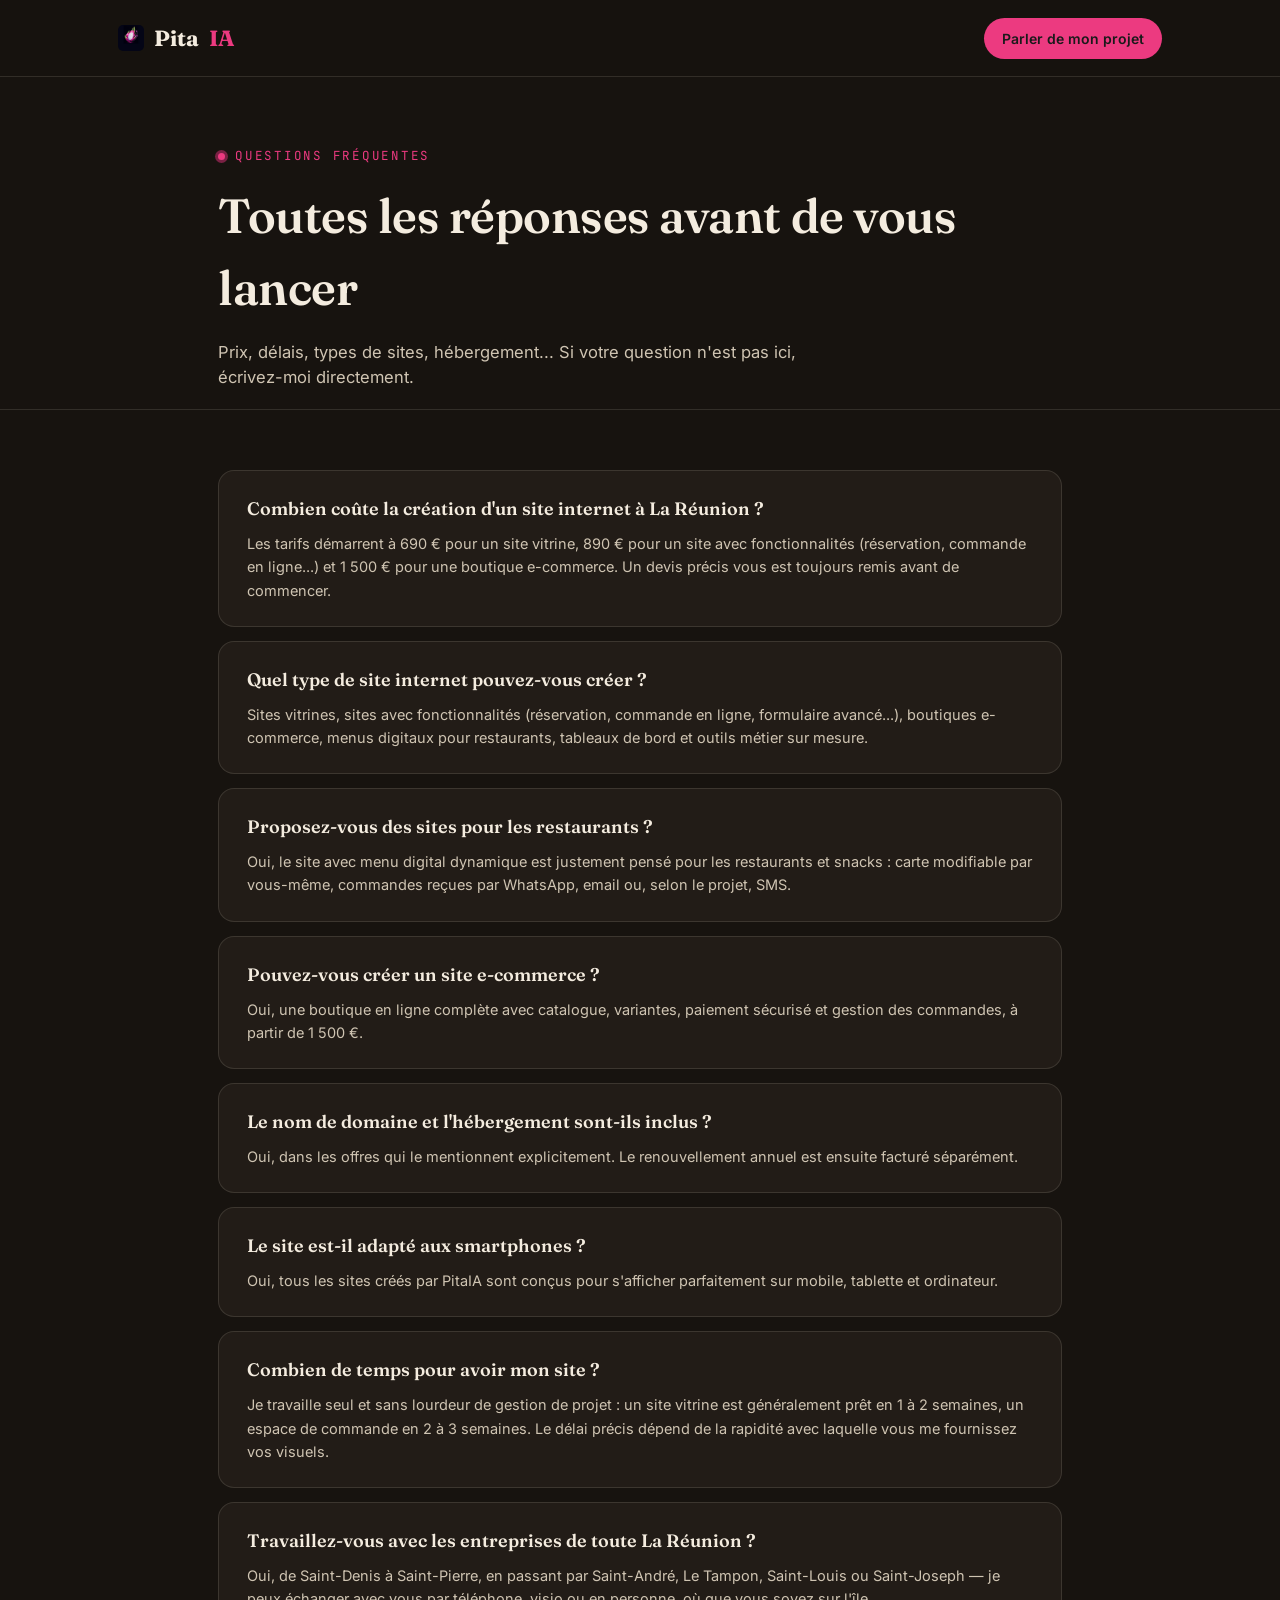
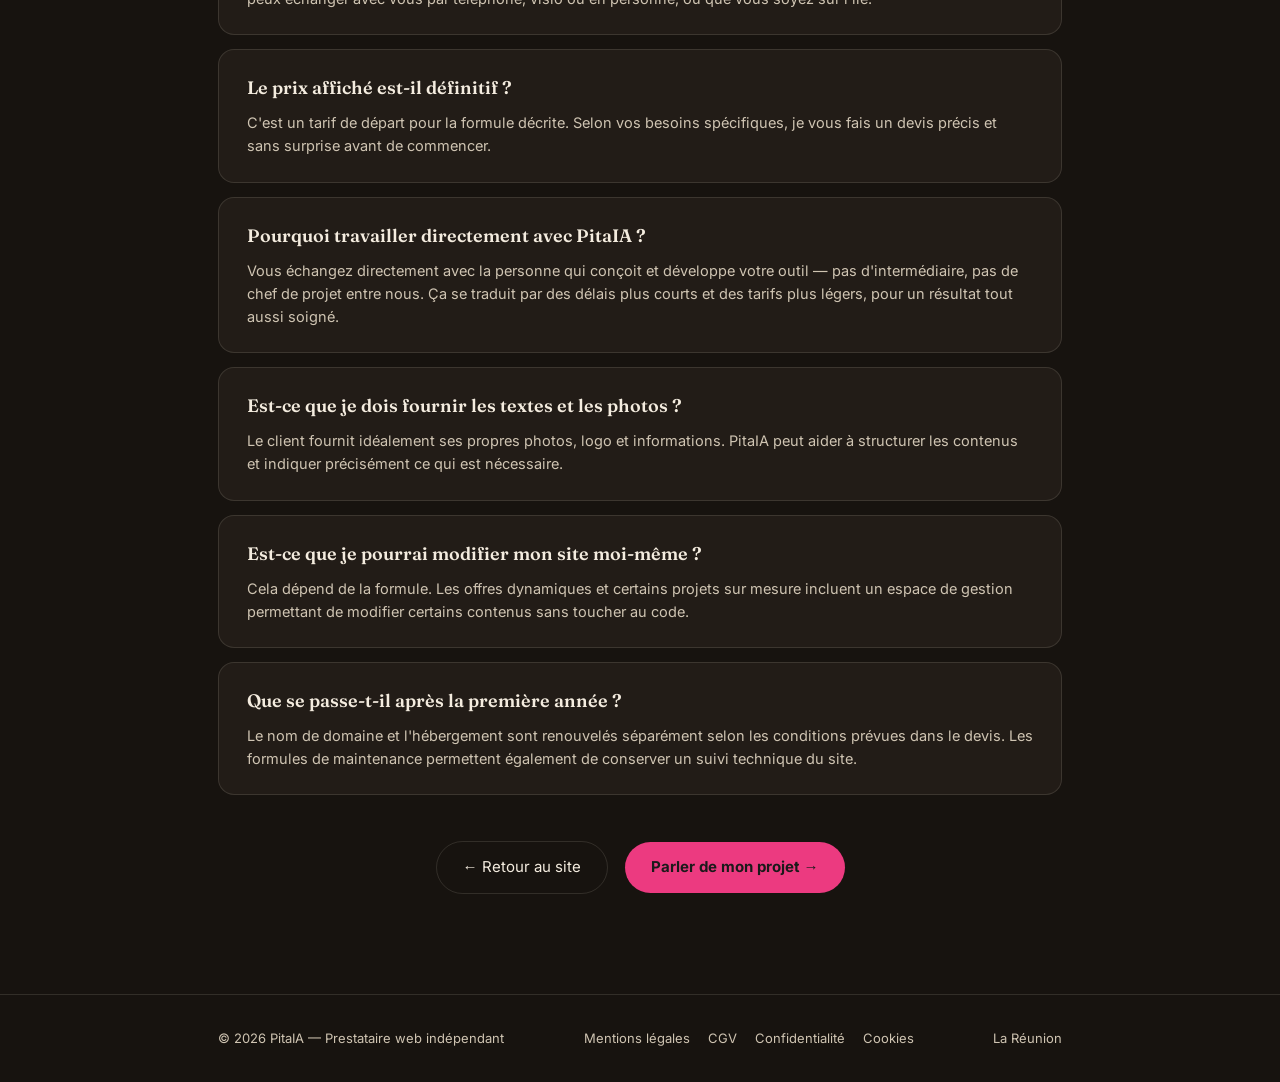
<file: faq.html>
<!DOCTYPE html>
<html lang="fr">
<head>
<meta charset="UTF-8">
<meta name="viewport" content="width=device-width, initial-scale=1.0">
<title>Questions fréquentes — Création de site internet à La Réunion | PitaIA</title>
<meta name="robots" content="index, follow">
<meta name="description" content="Prix, délais, types de sites, hébergement... Toutes les réponses aux questions fréquentes sur la création de site internet avec PitaIA à La Réunion.">
<link rel="canonical" href="https://pita-ia.re/faq.html">

<meta property="og:type" content="website">
<meta property="og:site_name" content="PitaIA">
<meta property="og:title" content="Questions fréquentes — PitaIA">
<meta property="og:description" content="Prix, délais, types de sites, hébergement... Toutes les réponses aux questions fréquentes sur la création de site internet avec PitaIA à La Réunion.">
<meta property="og:url" content="https://pita-ia.re/faq.html">
<meta property="og:locale" content="fr_FR">
<meta property="og:image" content="https://pita-ia.re/og-image.jpg">
<meta property="og:image:width" content="1200">
<meta property="og:image:height" content="630">

<meta name="twitter:card" content="summary_large_image">
<meta name="twitter:title" content="Questions fréquentes — PitaIA">
<meta name="twitter:description" content="Prix, délais, types de sites, hébergement... Toutes les réponses aux questions fréquentes sur la création de site internet avec PitaIA à La Réunion.">
<meta name="twitter:image" content="https://pita-ia.re/og-image.jpg">

<link rel="icon" href="favicon.ico" sizes="any">
<link rel="icon" type="image/png" sizes="32x32" href="favicon-32.png">
<link rel="apple-touch-icon" sizes="180x180" href="apple-touch-icon-180.png">
<link rel="apple-touch-icon" sizes="152x152" href="apple-touch-icon-152.png">

<link rel="preload" href="./fonts/fraunces-latin.woff2" as="font" type="font/woff2" crossorigin>
<link rel="preload" href="./fonts/inter-latin.woff2" as="font" type="font/woff2" crossorigin>
<link rel="preload" href="./fonts/jetbrains-mono-latin.woff2" as="font" type="font/woff2" crossorigin>

<style>
  @font-face{
    font-family: 'Fraunces'; font-style: normal; font-weight: 100 900; font-display: swap;
    src: url('./fonts/fraunces-latin.woff2') format('woff2-variations'), url('./fonts/fraunces-latin.woff2') format('woff2');
  }
  @font-face{
    font-family: 'Inter'; font-style: normal; font-weight: 100 900; font-display: swap;
    src: url('./fonts/inter-latin.woff2') format('woff2-variations'), url('./fonts/inter-latin.woff2') format('woff2');
  }
  @font-face{
    font-family: 'JetBrains Mono'; font-style: normal; font-weight: 100 800; font-display: swap;
    src: url('./fonts/jetbrains-mono-latin.woff2') format('woff2-variations'), url('./fonts/jetbrains-mono-latin.woff2') format('woff2');
  }

  :root{
    --bg: #17130f; --bg-soft: #1f1a15; --card: #221c17;
    --cream: #f4ecdf; --cream-dim: #cfc4b2;
    --pink: #ec3a80; --pink-dim: #7a2144;
    --lime: #9bd045; --gold: #d1a441;
    --line: rgba(244,236,223,0.12);
  }
  *{box-sizing:border-box; margin:0; padding:0;}
  html{ scroll-behavior: smooth; }
  body{
    background: var(--bg); color: var(--cream);
    font-family: 'Inter', sans-serif; line-height: 1.5;
    -webkit-font-smoothing: antialiased; overflow-x: hidden;
  }
  .wrap{ max-width: 900px; margin: 0 auto; padding: 0 28px; }
  h1,h2{ font-family: 'Fraunces', serif; font-weight: 600; letter-spacing: -0.01em; }

  nav{
    position: sticky; top:0; z-index: 50;
    background: rgba(23,19,15,0.85); backdrop-filter: blur(10px);
    border-bottom: 1px solid var(--line);
  }
  nav .wrap{ max-width: 1100px; display:flex; align-items:center; justify-content:space-between; height: 76px; }
  .logo{ display:flex; align-items:center; gap:10px; font-family:'Fraunces', serif; font-weight:700; font-size:22px; color: var(--cream); text-decoration:none; }
  .logo img{ width:26px; height:26px; }
  .btn-nav{ background: var(--pink); color:#1a1a1a; font-weight:600; padding: 10px 18px; border-radius:100px; text-decoration:none; font-size:14px; }

  header.page-head{ padding: 70px 0 20px; border-bottom: 1px solid var(--line); }
  .eyebrow{
    font-family: 'JetBrains Mono', monospace; font-size: 12.5px; letter-spacing: 0.14em;
    text-transform: uppercase; color: var(--pink); display:flex; align-items:center; gap:10px;
  }
  .eyebrow::before{ content:''; width:7px; height:7px; border-radius:50%; background: var(--pink); box-shadow: 0 0 0 3px var(--pink-dim); }
  h1{ font-size: clamp(32px, 5vw, 48px); margin-top: 14px; color: var(--cream); }
  header.page-head p{ margin-top: 16px; color: var(--cream-dim); font-size: 16.5px; max-width: 620px; }

  main{ padding: 60px 0 100px; }
  .faq-list{ display:flex; flex-direction:column; gap:14px; }
  .faq-item{ background: var(--card); border:1px solid var(--line); border-radius:16px; padding: 24px 28px; }
  .faq-q{ font-family:'Fraunces', serif; font-weight:600; font-size:18px; color: var(--cream); margin-bottom:10px; }
  .faq-a{ font-size:14.5px; color: var(--cream-dim); line-height:1.6; }

  .back-cta{ margin-top: 46px; text-align:center; }
  .btn-ghost{
    border: 1px solid var(--line); color: var(--cream); padding: 14px 26px;
    border-radius:100px; text-decoration:none; font-size:15px; display:inline-flex; align-items:center; gap:8px;
  }
  .btn-primary{
    background: var(--pink); color:#1a1a1a; font-weight:700; padding: 14px 26px;
    border-radius:100px; text-decoration:none; font-size:15px; display:inline-flex; align-items:center; gap:8px; margin-left: 12px;
  }

  footer{ border-top: 1px solid var(--line); padding: 34px 0; }
  footer .wrap{ display:flex; justify-content:space-between; align-items:center; color: var(--cream-dim); font-size:13px; flex-wrap:wrap; gap:14px; }
  .footer-legal{ display:flex; gap:18px; flex-wrap:wrap; }
  .footer-legal a{ color: var(--cream-dim); text-decoration:none; }
  .footer-legal a:hover{ color: var(--cream); }

  @media (max-width:560px){
    .back-cta .btn-primary{ margin-left:0; margin-top:12px; display:flex; justify-content:center; }
    .back-cta .btn-ghost{ display:flex; justify-content:center; }
  }
</style>
</head>
<body>

<nav>
  <div class="wrap">
    <a class="logo" href="index.html">
      <img src="logo-nav.png" alt="Logo PitaIA" width="26" height="26" style="border-radius:5px;">
      Pita<span style="color:var(--pink);">IA</span>
    </a>
    <a href="index.html#contact" class="btn-nav">Parler de mon projet</a>
  </div>
</nav>

<header class="page-head">
  <div class="wrap">
    <div class="eyebrow">Questions fréquentes</div>
    <h1>Toutes les réponses avant de vous lancer</h1>
    <p>Prix, délais, types de sites, hébergement... Si votre question n'est pas ici, écrivez-moi directement.</p>
  </div>
</header>

<main>
  <div class="wrap">
    <div class="faq-list">
      <div class="faq-item">
        <div class="faq-q">Combien coûte la création d'un site internet à La Réunion ?</div>
        <div class="faq-a">Les tarifs démarrent à 690 € pour un site vitrine, 890 € pour un site avec fonctionnalités (réservation, commande en ligne...) et 1 500 € pour une boutique e-commerce. Un devis précis vous est toujours remis avant de commencer.</div>
      </div>
      <div class="faq-item">
        <div class="faq-q">Quel type de site internet pouvez-vous créer ?</div>
        <div class="faq-a">Sites vitrines, sites avec fonctionnalités (réservation, commande en ligne, formulaire avancé...), boutiques e-commerce, menus digitaux pour restaurants, tableaux de bord et outils métier sur mesure.</div>
      </div>
      <div class="faq-item">
        <div class="faq-q">Proposez-vous des sites pour les restaurants ?</div>
        <div class="faq-a">Oui, le site avec menu digital dynamique est justement pensé pour les restaurants et snacks : carte modifiable par vous-même, commandes reçues par WhatsApp, email ou, selon le projet, SMS.</div>
      </div>
      <div class="faq-item">
        <div class="faq-q">Pouvez-vous créer un site e-commerce ?</div>
        <div class="faq-a">Oui, une boutique en ligne complète avec catalogue, variantes, paiement sécurisé et gestion des commandes, à partir de 1 500 €.</div>
      </div>
      <div class="faq-item">
        <div class="faq-q">Le nom de domaine et l'hébergement sont-ils inclus ?</div>
        <div class="faq-a">Oui, dans les offres qui le mentionnent explicitement. Le renouvellement annuel est ensuite facturé séparément.</div>
      </div>
      <div class="faq-item">
        <div class="faq-q">Le site est-il adapté aux smartphones ?</div>
        <div class="faq-a">Oui, tous les sites créés par PitaIA sont conçus pour s'afficher parfaitement sur mobile, tablette et ordinateur.</div>
      </div>
      <div class="faq-item">
        <div class="faq-q">Combien de temps pour avoir mon site ?</div>
        <div class="faq-a">Je travaille seul et sans lourdeur de gestion de projet : un site vitrine est généralement prêt en 1 à 2 semaines, un espace de commande en 2 à 3 semaines. Le délai précis dépend de la rapidité avec laquelle vous me fournissez vos visuels.</div>
      </div>
      <div class="faq-item">
        <div class="faq-q">Travaillez-vous avec les entreprises de toute La Réunion ?</div>
        <div class="faq-a">Oui, de Saint-Denis à Saint-Pierre, en passant par Saint-André, Le Tampon, Saint-Louis ou Saint-Joseph — je peux échanger avec vous par téléphone, visio ou en personne, où que vous soyez sur l'île.</div>
      </div>
      <div class="faq-item">
        <div class="faq-q">Le prix affiché est-il définitif ?</div>
        <div class="faq-a">C'est un tarif de départ pour la formule décrite. Selon vos besoins spécifiques, je vous fais un devis précis et sans surprise avant de commencer.</div>
      </div>
      <div class="faq-item">
        <div class="faq-q">Pourquoi travailler directement avec PitaIA ?</div>
        <div class="faq-a">Vous échangez directement avec la personne qui conçoit et développe votre outil — pas d'intermédiaire, pas de chef de projet entre nous. Ça se traduit par des délais plus courts et des tarifs plus légers, pour un résultat tout aussi soigné.</div>
      </div>
      <div class="faq-item">
        <div class="faq-q">Est-ce que je dois fournir les textes et les photos ?</div>
        <div class="faq-a">Le client fournit idéalement ses propres photos, logo et informations. PitaIA peut aider à structurer les contenus et indiquer précisément ce qui est nécessaire.</div>
      </div>
      <div class="faq-item">
        <div class="faq-q">Est-ce que je pourrai modifier mon site moi-même ?</div>
        <div class="faq-a">Cela dépend de la formule. Les offres dynamiques et certains projets sur mesure incluent un espace de gestion permettant de modifier certains contenus sans toucher au code.</div>
      </div>
      <div class="faq-item">
        <div class="faq-q">Que se passe-t-il après la première année ?</div>
        <div class="faq-a">Le nom de domaine et l'hébergement sont renouvelés séparément selon les conditions prévues dans le devis. Les formules de maintenance permettent également de conserver un suivi technique du site.</div>
      </div>
    </div>

    <div class="back-cta">
      <a href="index.html#contact" class="btn-ghost">← Retour au site</a>
      <a href="index.html#contact" class="btn-primary">Parler de mon projet →</a>
    </div>
  </div>
</main>

<footer>
  <div class="wrap">
    <div>© 2026 PitaIA — Prestataire web indépendant</div>
    <div class="footer-legal">
      <a href="legal/mentions-legales.html">Mentions légales</a>
      <a href="legal/cgv.html">CGV</a>
      <a href="legal/confidentialite.html">Confidentialité</a>
      <a href="legal/cookies.html">Cookies</a>
    </div>
    <div>La Réunion</div>
  </div>
</footer>

</body>
</html>
</file>
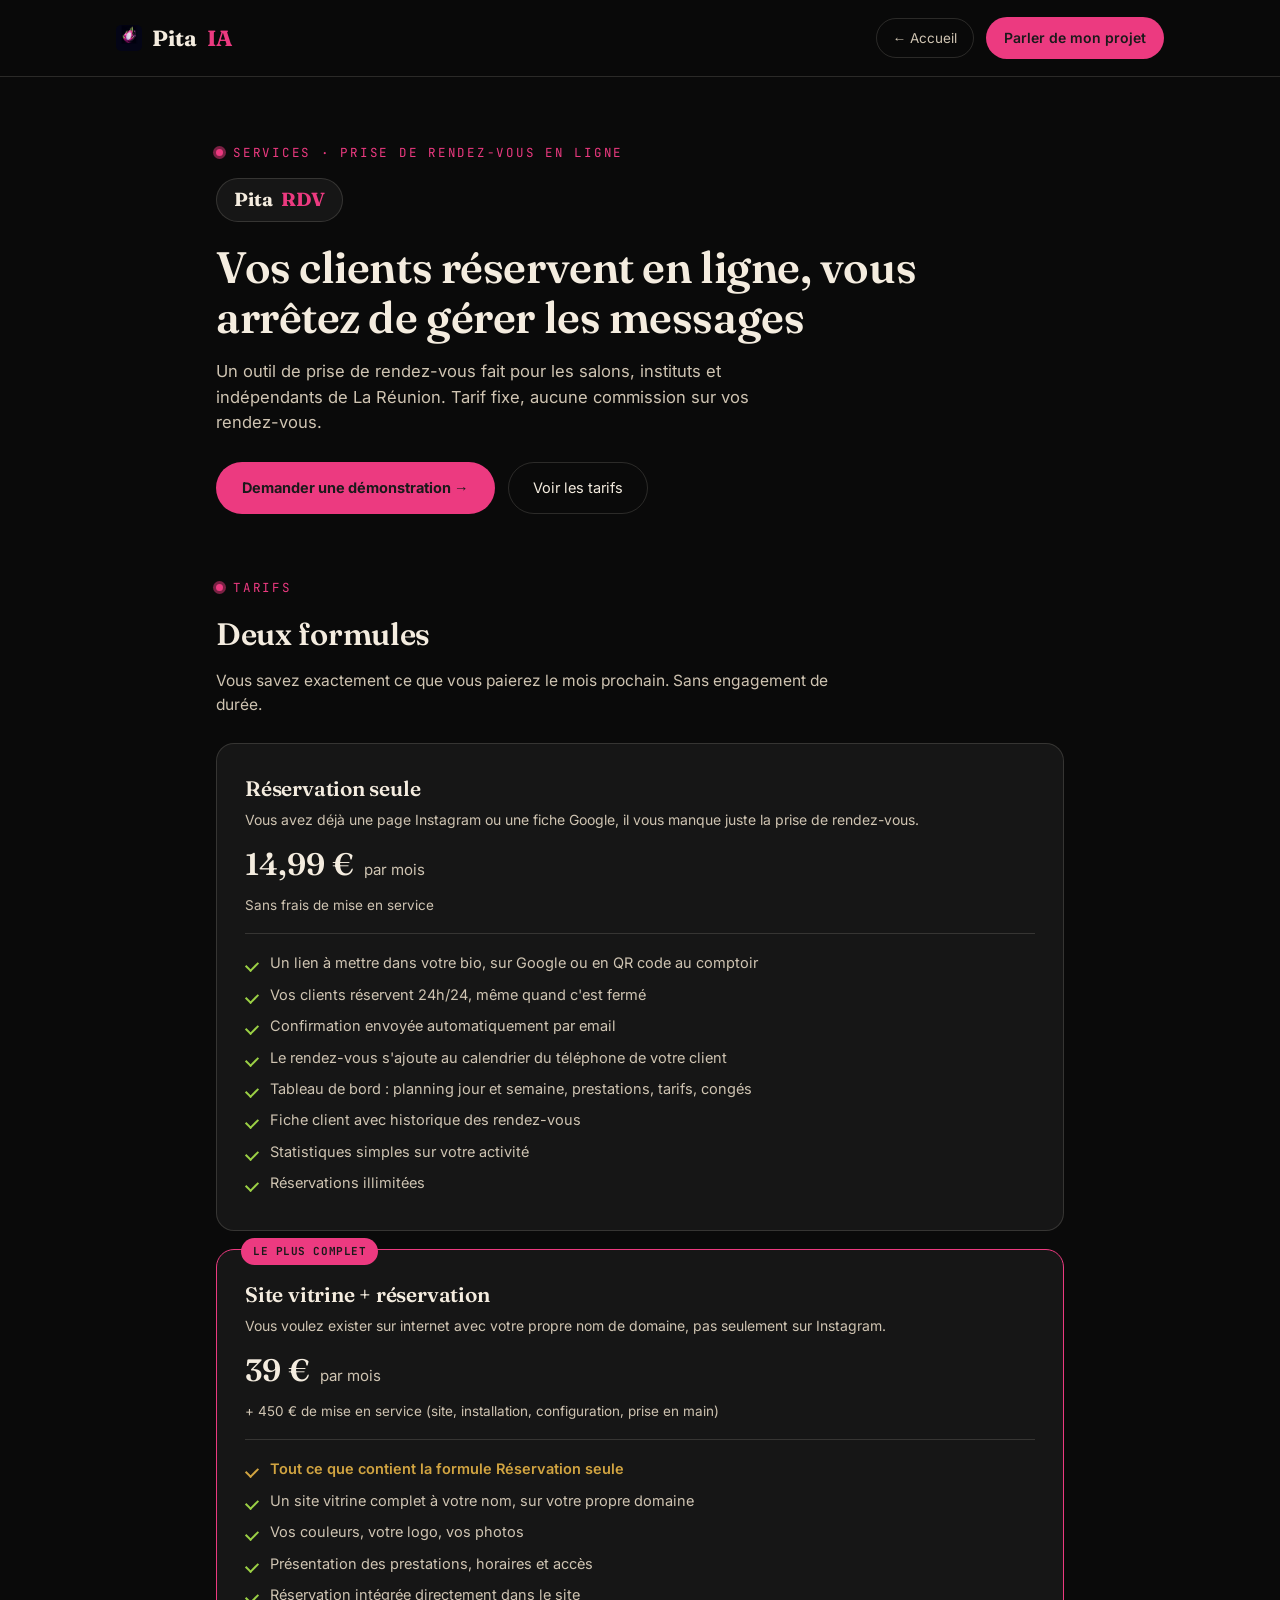
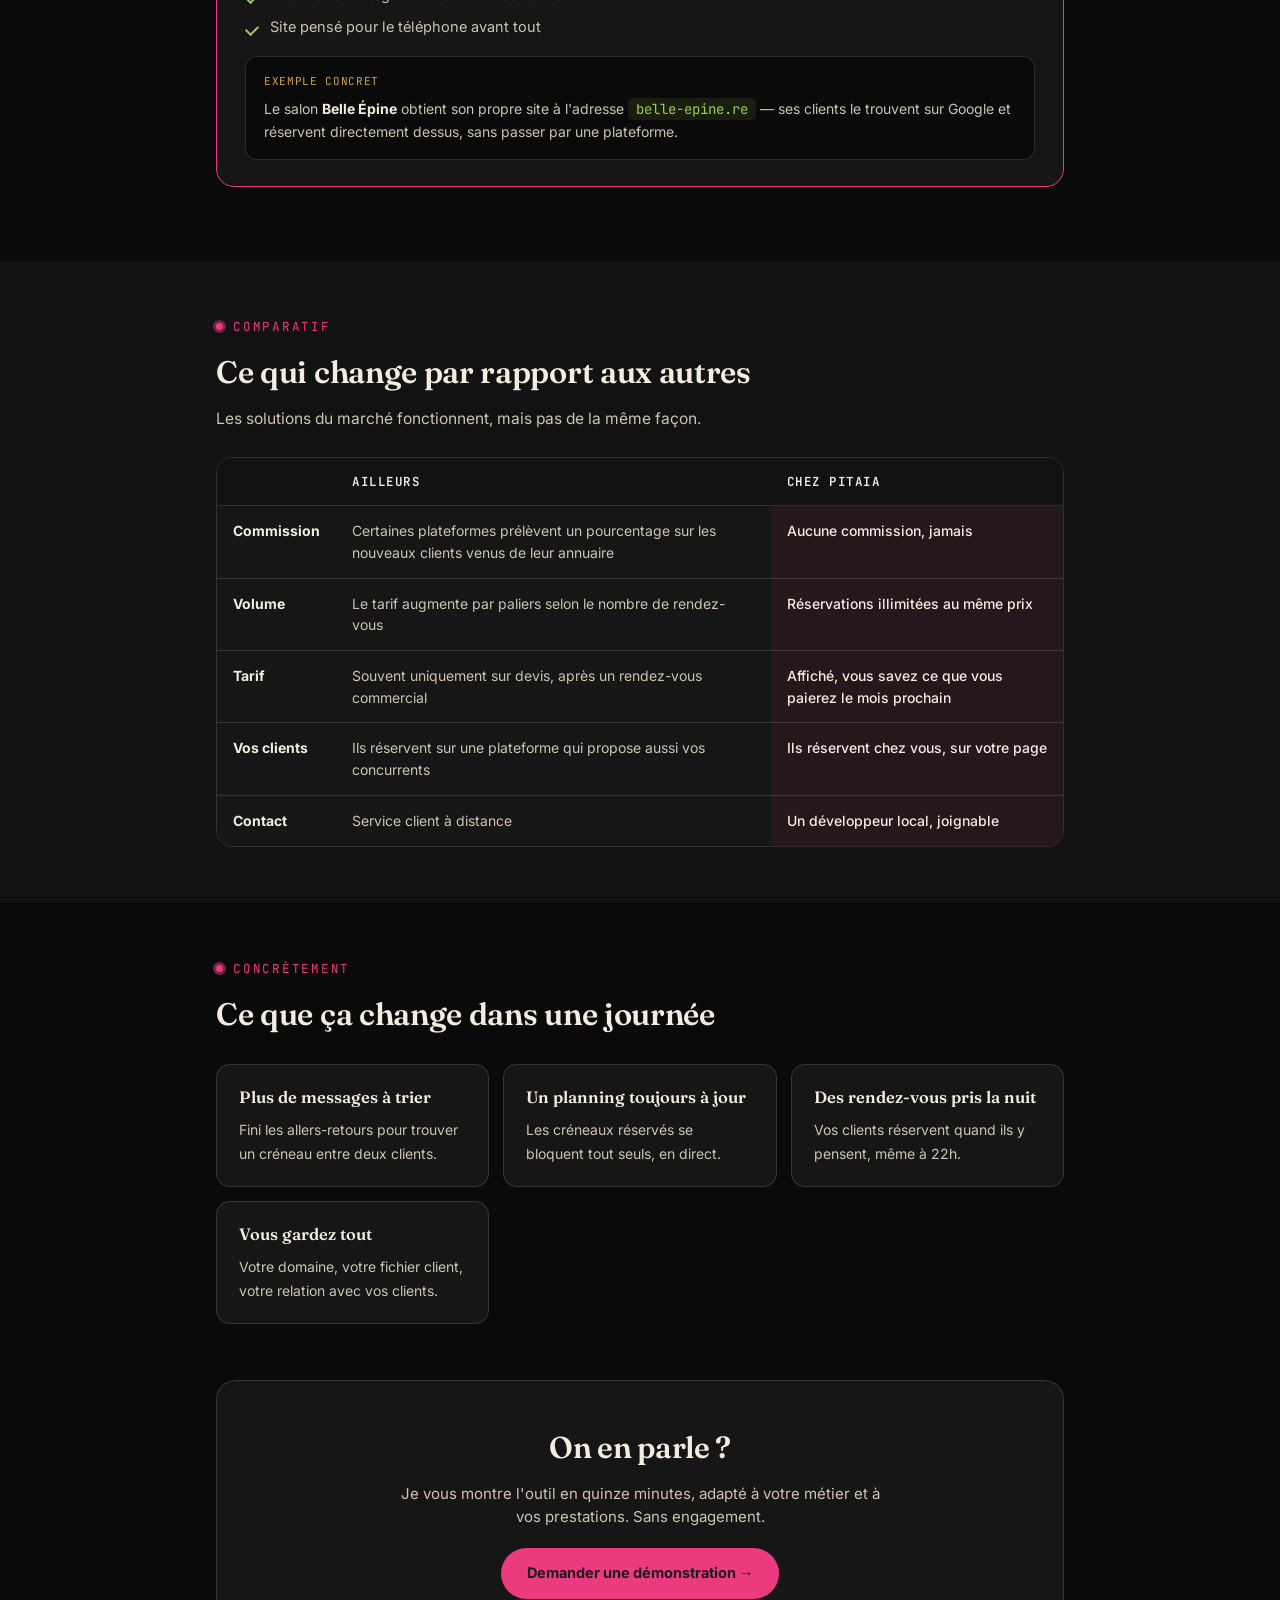
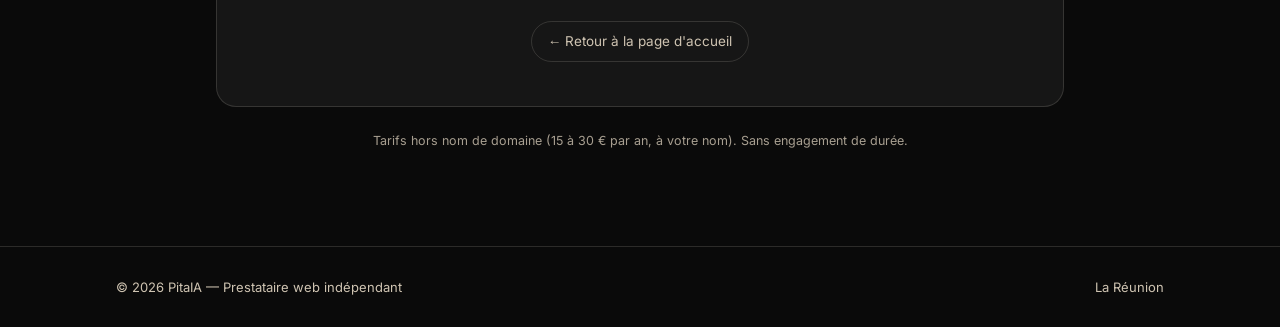
<file: prise-de-rendez-vous-en-ligne-reunion.html>
<!DOCTYPE html>
<html lang="fr">
<head>
<meta charset="UTF-8">
<meta name="viewport" content="width=device-width, initial-scale=1.0">
<title>Prise de rendez-vous en ligne à La Réunion | PitaIA</title>
<meta name="robots" content="index, follow">
<meta name="description" content="Pita RDV : réservation en ligne pour salons, instituts et indépendants de La Réunion. À partir de 14,99 €/mois, sans commission et sans engagement.">
<link rel="canonical" href="https://pita-ia.re/prise-de-rendez-vous-en-ligne-reunion.html">

<meta property="og:type" content="website">
<meta property="og:site_name" content="PitaIA">
<meta property="og:title" content="Prise de rendez-vous en ligne à La Réunion | PitaIA">
<meta property="og:description" content="Vos clientes réservent en ligne, vous arrêtez de gérer les messages. À partir de 14,99 €/mois, sans commission.">
<meta property="og:url" content="https://pita-ia.re/prise-de-rendez-vous-en-ligne-reunion.html">
<meta property="og:locale" content="fr_FR">
<meta property="og:image" content="https://pita-ia.re/og-image.jpg">
<meta property="og:image:width" content="1200">
<meta property="og:image:height" content="630">

<link rel="icon" href="favicon.ico" sizes="any">
<link rel="icon" type="image/png" sizes="32x32" href="favicon-32.png">
<link rel="apple-touch-icon" sizes="180x180" href="apple-touch-icon-180.png">
<link rel="apple-touch-icon" sizes="152x152" href="apple-touch-icon-152.png">

<link rel="preload" href="./fonts/fraunces-latin.woff2" as="font" type="font/woff2" crossorigin>
<link rel="preload" href="./fonts/inter-latin.woff2" as="font" type="font/woff2" crossorigin>
<link rel="preload" href="./fonts/jetbrains-mono-latin.woff2" as="font" type="font/woff2" crossorigin>

<style>
  @font-face{ font-family:'Fraunces'; font-style:normal; font-weight:100 900; font-display:swap;
    src:url('./fonts/fraunces-latin.woff2') format('woff2-variations'), url('./fonts/fraunces-latin.woff2') format('woff2'); }
  @font-face{ font-family:'Inter'; font-style:normal; font-weight:100 900; font-display:swap;
    src:url('./fonts/inter-latin.woff2') format('woff2-variations'), url('./fonts/inter-latin.woff2') format('woff2'); }
  @font-face{ font-family:'JetBrains Mono'; font-style:normal; font-weight:100 800; font-display:swap;
    src:url('./fonts/jetbrains-mono-latin.woff2') format('woff2-variations'), url('./fonts/jetbrains-mono-latin.woff2') format('woff2'); }

  :root{
    --bg:#0a0a0a; --bg-soft:#121212; --card:#161616;
    --cream:#f4ecdf; --cream-dim:#cfc4b2;
    --pink:#ec3a80; --pink-dim:#7a2144;
    --lime:#9bd045; --gold:#d1a441;
    --line:rgba(244,236,223,0.14);
  }
  *{box-sizing:border-box; margin:0; padding:0;}
  html{ scroll-behavior:smooth; }
  body{ background:var(--bg); color:var(--cream); font-family:'Inter',sans-serif; line-height:1.55; -webkit-font-smoothing:antialiased; overflow-x:hidden; }
  .wrap{ max-width:900px; margin:0 auto; padding:0 26px; }
  h1,h2,h3{ font-family:'Fraunces',serif; font-weight:600; letter-spacing:-0.01em; }
  .eyebrow{ font-family:'JetBrains Mono',monospace; font-size:12.5px; letter-spacing:.14em; text-transform:uppercase; color:var(--pink); display:flex; align-items:center; gap:10px; }
  .eyebrow::before{ content:''; width:7px; height:7px; border-radius:50%; background:var(--pink); box-shadow:0 0 0 3px var(--pink-dim); }

  nav{ position:sticky; top:0; z-index:50; background:rgba(10,10,10,0.85); backdrop-filter:blur(10px); border-bottom:1px solid var(--line); }
  nav .wrap{ max-width:1100px; display:flex; align-items:center; justify-content:space-between; height:76px; }
  .logo{ display:flex; align-items:center; gap:10px; font-family:'Fraunces',serif; font-weight:700; font-size:22px; color:var(--cream); text-decoration:none; }
  .logo img{ width:26px; height:26px; border-radius:5px; }
  .btn-nav{ background:var(--pink); color:#1a1a1a; font-weight:600; padding:10px 18px; border-radius:100px; text-decoration:none; font-size:14px; }
  .btn-back{
    border:1px solid var(--line); color:var(--cream-dim); padding:9px 16px;
    border-radius:100px; text-decoration:none; font-size:13.5px;
    display:inline-flex; align-items:center; gap:7px; transition:color .2s, border-color .2s;
  }
  .btn-back:hover{ color:var(--cream); border-color:var(--cream-dim); }
  .nav-actions{ display:flex; align-items:center; gap:12px; }
  @media (max-width:560px){ .nav-actions .btn-nav{ display:none; } }

  header.page-head{ padding:66px 0 8px; }
  .product-tag{
    display:inline-flex; align-items:center; gap:8px; margin-top:16px;
    font-family:'Fraunces',serif; font-weight:700; font-size:19px; color:var(--cream);
    border:1px solid var(--line); border-radius:100px; padding:6px 17px; background:var(--card);
  }
  .product-tag span{ color:var(--pink); }
  header.page-head h1{ font-size:clamp(28px,4.3vw,44px); margin-top:20px; max-width:740px; line-height:1.14; }
  header.page-head p.lead{ margin-top:17px; color:var(--cream-dim); font-size:16.5px; max-width:600px; }
  .head-cta{ margin-top:26px; display:flex; gap:13px; flex-wrap:wrap; }
  .btn-primary{ background:var(--pink); color:#1a1a1a; font-weight:700; padding:14px 26px; border-radius:100px; text-decoration:none; font-size:14.5px; display:inline-flex; align-items:center; gap:8px; }
  .btn-ghost{ border:1px solid var(--line); color:var(--cream); padding:14px 24px; border-radius:100px; text-decoration:none; font-size:14.5px; display:inline-flex; align-items:center; gap:8px; }
  .btn-ghost:hover{ border-color:var(--pink); }

  section{ padding:56px 0; }
  section.alt{ background:var(--bg-soft); }
  .section-head{ max-width:640px; margin-bottom:26px; }
  .section-head h2{ font-size:clamp(24px,3.1vw,31px); margin-top:12px; }
  .section-head p{ margin-top:11px; color:var(--cream-dim); font-size:15.5px; }

  /* offres */
  .offre{
    background:var(--card); border:1px solid var(--line); border-radius:18px;
    padding:28px 28px 26px; margin-bottom:18px; position:relative;
  }
  .offre.principale{ border-color:var(--pink); }
  .etiquette{
    position:absolute; top:-12px; left:24px; background:var(--pink); color:#1a1a1a;
    font-family:'JetBrains Mono',monospace; font-size:11px; font-weight:700;
    letter-spacing:.05em; text-transform:uppercase; padding:5px 12px; border-radius:100px;
  }
  .offre h3{ font-size:21px; margin-bottom:5px; }
  .pour-qui{ color:var(--cream-dim); font-size:14px; margin-bottom:18px; }
  .prix{
    display:flex; align-items:baseline; gap:10px; flex-wrap:wrap;
    padding-bottom:17px; margin-bottom:18px; border-bottom:1px solid var(--line);
  }
  .montant{ font-family:'Fraunces',serif; font-size:31px; font-weight:600; line-height:1; color:var(--cream); }
  .par-mois{ font-size:15px; color:var(--cream-dim); }
  .mise-en-service{ font-size:13.5px; color:var(--cream-dim); width:100%; margin-top:4px; }
  .offre ul{ list-style:none; }
  .offre li{ position:relative; padding-left:25px; margin-bottom:9px; font-size:14.5px; color:var(--cream-dim); }
  .offre li::before{
    content:""; position:absolute; left:3px; top:7px; width:6px; height:10px;
    border-right:2px solid var(--lime); border-bottom:2px solid var(--lime); transform:rotate(45deg);
  }
  .offre li.inclus-avant{ font-weight:600; color:var(--gold); }
  .offre li.inclus-avant::before{ border-color:var(--gold); }

  .exemple-domaine{
    margin-top:18px; background:var(--bg); border:1px solid var(--line);
    border-radius:12px; padding:16px 18px;
  }
  .exemple-domaine .lbl{
    font-family:'JetBrains Mono',monospace; font-size:11px; letter-spacing:.06em;
    text-transform:uppercase; color:var(--gold); margin-bottom:8px;
  }
  .exemple-domaine p{ font-size:14px; color:var(--cream-dim); }
  .exemple-domaine code{
    font-family:'JetBrains Mono',monospace; color:var(--lime); font-size:14px;
    background:rgba(155,208,69,0.1); padding:2px 8px; border-radius:5px;
  }

  /* tableau comparatif */
  .tableau-conteneur{ overflow-x:auto; border:1px solid var(--line); border-radius:16px; }
  table{ width:100%; border-collapse:collapse; background:var(--card); font-size:14px; min-width:520px; }
  th, td{ padding:14px 16px; text-align:left; border-bottom:1px solid var(--line); color:var(--cream-dim); vertical-align:top; }
  th{ background:var(--bg-soft); font-weight:600; font-size:12.5px; color:var(--cream); font-family:'JetBrains Mono',monospace; letter-spacing:.04em; text-transform:uppercase; }
  tr:last-child td{ border-bottom:none; }
  td strong{ color:var(--cream); }
  td.pita{ background:rgba(236,58,128,0.07); color:var(--cream); font-weight:500; }

  /* atouts */
  .grille-atouts{ display:grid; grid-template-columns:repeat(auto-fit,minmax(215px,1fr)); gap:14px; }
  .atout{ background:var(--card); border:1px solid var(--line); border-radius:14px; padding:20px 22px; }
  .atout strong{ display:block; font-family:'Fraunces',serif; font-size:16.5px; font-weight:600; color:var(--cream); margin-bottom:6px; }
  .atout span{ font-size:14px; color:var(--cream-dim); }

  .final-cta{ background:var(--card); border:1px solid var(--line); border-radius:20px; padding:44px 30px; text-align:center; }
  .final-cta h2{ font-size:clamp(23px,3vw,30px); color:var(--cream); }
  .final-cta p{ margin-top:10px; color:var(--cream-dim); font-size:15px; max-width:480px; margin-left:auto; margin-right:auto; }
  .final-cta .btn-primary{ margin-top:20px; }

  .mention{ text-align:center; color:var(--cream-dim); opacity:.8; font-size:12.5px; margin-top:24px; }

  footer{ border-top:1px solid var(--line); padding:30px 0; margin-top:40px; }
  footer .wrap{ max-width:1100px; display:flex; justify-content:space-between; align-items:center; color:var(--cream-dim); font-size:13px; flex-wrap:wrap; gap:12px; }

  @media (max-width:600px){
    .offre{ padding:24px 20px 22px; }
    section{ padding:44px 0; }
  }
</style>
</head>
<body>

<nav>
  <div class="wrap">
    <a class="logo" href="index.html">
      <img src="logo-nav.png" alt="Logo PitaIA" width="26" height="26">
      Pita<span style="color:var(--pink);">IA</span>
    </a>
    <div class="nav-actions">
      <a href="index.html" class="btn-back">&larr; Accueil</a>
      <a href="index.html#contact" class="btn-nav">Parler de mon projet</a>
    </div>
  </div>
</nav>

<header class="page-head">
  <div class="wrap">
    <div class="eyebrow">Services &middot; Prise de rendez-vous en ligne</div>
    <div class="product-tag">Pita<span>RDV</span></div>
    <h1>Vos clients réservent en ligne, vous arrêtez de gérer les messages</h1>
    <p class="lead">Un outil de prise de rendez-vous fait pour les salons, instituts et indépendants de La Réunion. Tarif fixe, aucune commission sur vos rendez-vous.</p>
    <div class="head-cta">
      <a href="index.html#contact" class="btn-primary">Demander une démonstration →</a>
      <a href="#tarifs" class="btn-ghost">Voir les tarifs</a>
    </div>
  </div>
</header>

<section id="tarifs">
  <div class="wrap">
    <div class="section-head">
      <div class="eyebrow">Tarifs</div>
      <h2>Deux formules</h2>
      <p>Vous savez exactement ce que vous paierez le mois prochain. Sans engagement de durée.</p>
    </div>

    <div class="offre">
      <h3>Réservation seule</h3>
      <p class="pour-qui">Vous avez déjà une page Instagram ou une fiche Google, il vous manque juste la prise de rendez-vous.</p>

      <div class="prix">
        <span class="montant">14,99 €</span>
        <span class="par-mois">par mois</span>
        <span class="mise-en-service">Sans frais de mise en service</span>
      </div>

      <ul>
        <li>Un lien à mettre dans votre bio, sur Google ou en QR code au comptoir</li>
        <li>Vos clients réservent 24h/24, même quand c'est fermé</li>
        <li>Confirmation envoyée automatiquement par email</li>
        <li>Le rendez-vous s'ajoute au calendrier du téléphone de votre client</li>
        <li>Tableau de bord : planning jour et semaine, prestations, tarifs, congés</li>
        <li>Fiche client avec historique des rendez-vous</li>
        <li>Statistiques simples sur votre activité</li>
        <li>Réservations illimitées</li>
      </ul>
    </div>

    <div class="offre principale">
      <span class="etiquette">Le plus complet</span>
      <h3>Site vitrine + réservation</h3>
      <p class="pour-qui">Vous voulez exister sur internet avec votre propre nom de domaine, pas seulement sur Instagram.</p>

      <div class="prix">
        <span class="montant">39 €</span>
        <span class="par-mois">par mois</span>
        <span class="mise-en-service">+ 450 € de mise en service (site, installation, configuration, prise en main)</span>
      </div>

      <ul>
        <li class="inclus-avant">Tout ce que contient la formule Réservation seule</li>
        <li>Un site vitrine complet à votre nom, sur votre propre domaine</li>
        <li>Vos couleurs, votre logo, vos photos</li>
        <li>Présentation des prestations, horaires et accès</li>
        <li>Réservation intégrée directement dans le site</li>
        <li>Site pensé pour le téléphone avant tout</li>
      </ul>

      <div class="exemple-domaine">
        <div class="lbl">Exemple concret</div>
        <p>Le salon <strong style="color:var(--cream);">Belle Épine</strong> obtient son propre site à l'adresse <code>belle-epine.re</code> — ses clients le trouvent sur Google et réservent directement dessus, sans passer par une plateforme.</p>
      </div>
    </div>
  </div>
</section>

<section class="alt">
  <div class="wrap">
    <div class="section-head">
      <div class="eyebrow">Comparatif</div>
      <h2>Ce qui change par rapport aux autres</h2>
      <p>Les solutions du marché fonctionnent, mais pas de la même façon.</p>
    </div>

    <div class="tableau-conteneur">
      <table>
        <tr>
          <th></th>
          <th>Ailleurs</th>
          <th>Chez PitaIA</th>
        </tr>
        <tr>
          <td><strong>Commission</strong></td>
          <td>Certaines plateformes prélèvent un pourcentage sur les nouveaux clients venus de leur annuaire</td>
          <td class="pita">Aucune commission, jamais</td>
        </tr>
        <tr>
          <td><strong>Volume</strong></td>
          <td>Le tarif augmente par paliers selon le nombre de rendez-vous</td>
          <td class="pita">Réservations illimitées au même prix</td>
        </tr>
        <tr>
          <td><strong>Tarif</strong></td>
          <td>Souvent uniquement sur devis, après un rendez-vous commercial</td>
          <td class="pita">Affiché, vous savez ce que vous paierez le mois prochain</td>
        </tr>
        <tr>
          <td><strong>Vos clients</strong></td>
          <td>Ils réservent sur une plateforme qui propose aussi vos concurrents</td>
          <td class="pita">Ils réservent chez vous, sur votre page</td>
        </tr>
        <tr>
          <td><strong>Contact</strong></td>
          <td>Service client à distance</td>
          <td class="pita">Un développeur local, joignable</td>
        </tr>
      </table>
    </div>
  </div>
</section>

<section>
  <div class="wrap">
    <div class="section-head">
      <div class="eyebrow">Concrètement</div>
      <h2>Ce que ça change dans une journée</h2>
    </div>

    <div class="grille-atouts">
      <div class="atout">
        <strong>Plus de messages à trier</strong>
        <span>Fini les allers-retours pour trouver un créneau entre deux clients.</span>
      </div>
      <div class="atout">
        <strong>Un planning toujours à jour</strong>
        <span>Les créneaux réservés se bloquent tout seuls, en direct.</span>
      </div>
      <div class="atout">
        <strong>Des rendez-vous pris la nuit</strong>
        <span>Vos clients réservent quand ils y pensent, même à 22h.</span>
      </div>
      <div class="atout">
        <strong>Vous gardez tout</strong>
        <span>Votre domaine, votre fichier client, votre relation avec vos clients.</span>
      </div>
    </div>
  </div>
</section>

<section style="padding-top:0;">
  <div class="wrap">
    <div class="final-cta">
      <h2>On en parle ?</h2>
      <p>Je vous montre l'outil en quinze minutes, adapté à votre métier et à vos prestations. Sans engagement.</p>
      <a href="index.html#contact" class="btn-primary">Demander une démonstration →</a>
      <p style="margin-top:22px;">
        <a href="index.html" class="btn-back">&larr; Retour à la page d'accueil</a>
      </p>
    </div>

    <p class="mention">Tarifs hors nom de domaine (15 à 30 € par an, à votre nom). Sans engagement de durée.</p>
  </div>
</section>

<footer>
  <div class="wrap">
    <div>© 2026 PitaIA — Prestataire web indépendant</div>
    <div>La Réunion</div>
  </div>
</footer>

</body>
</html>
</file>
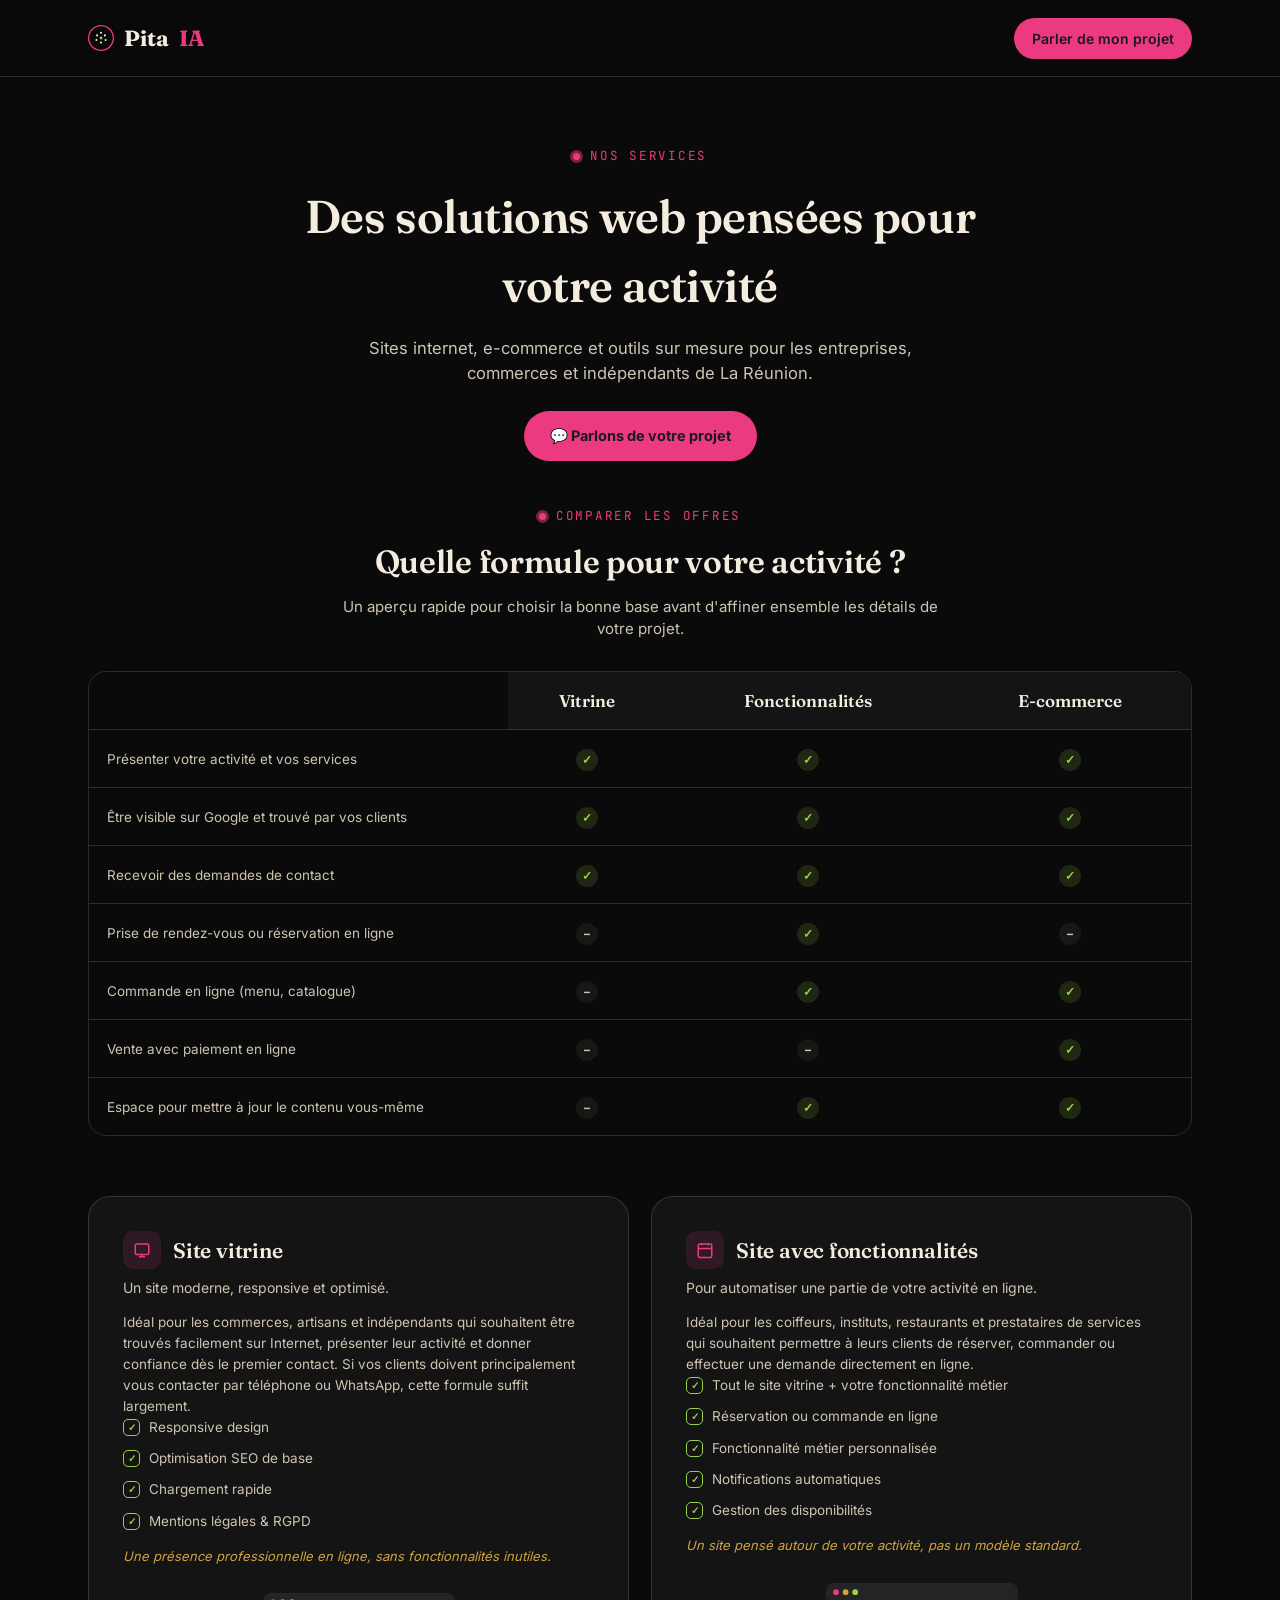
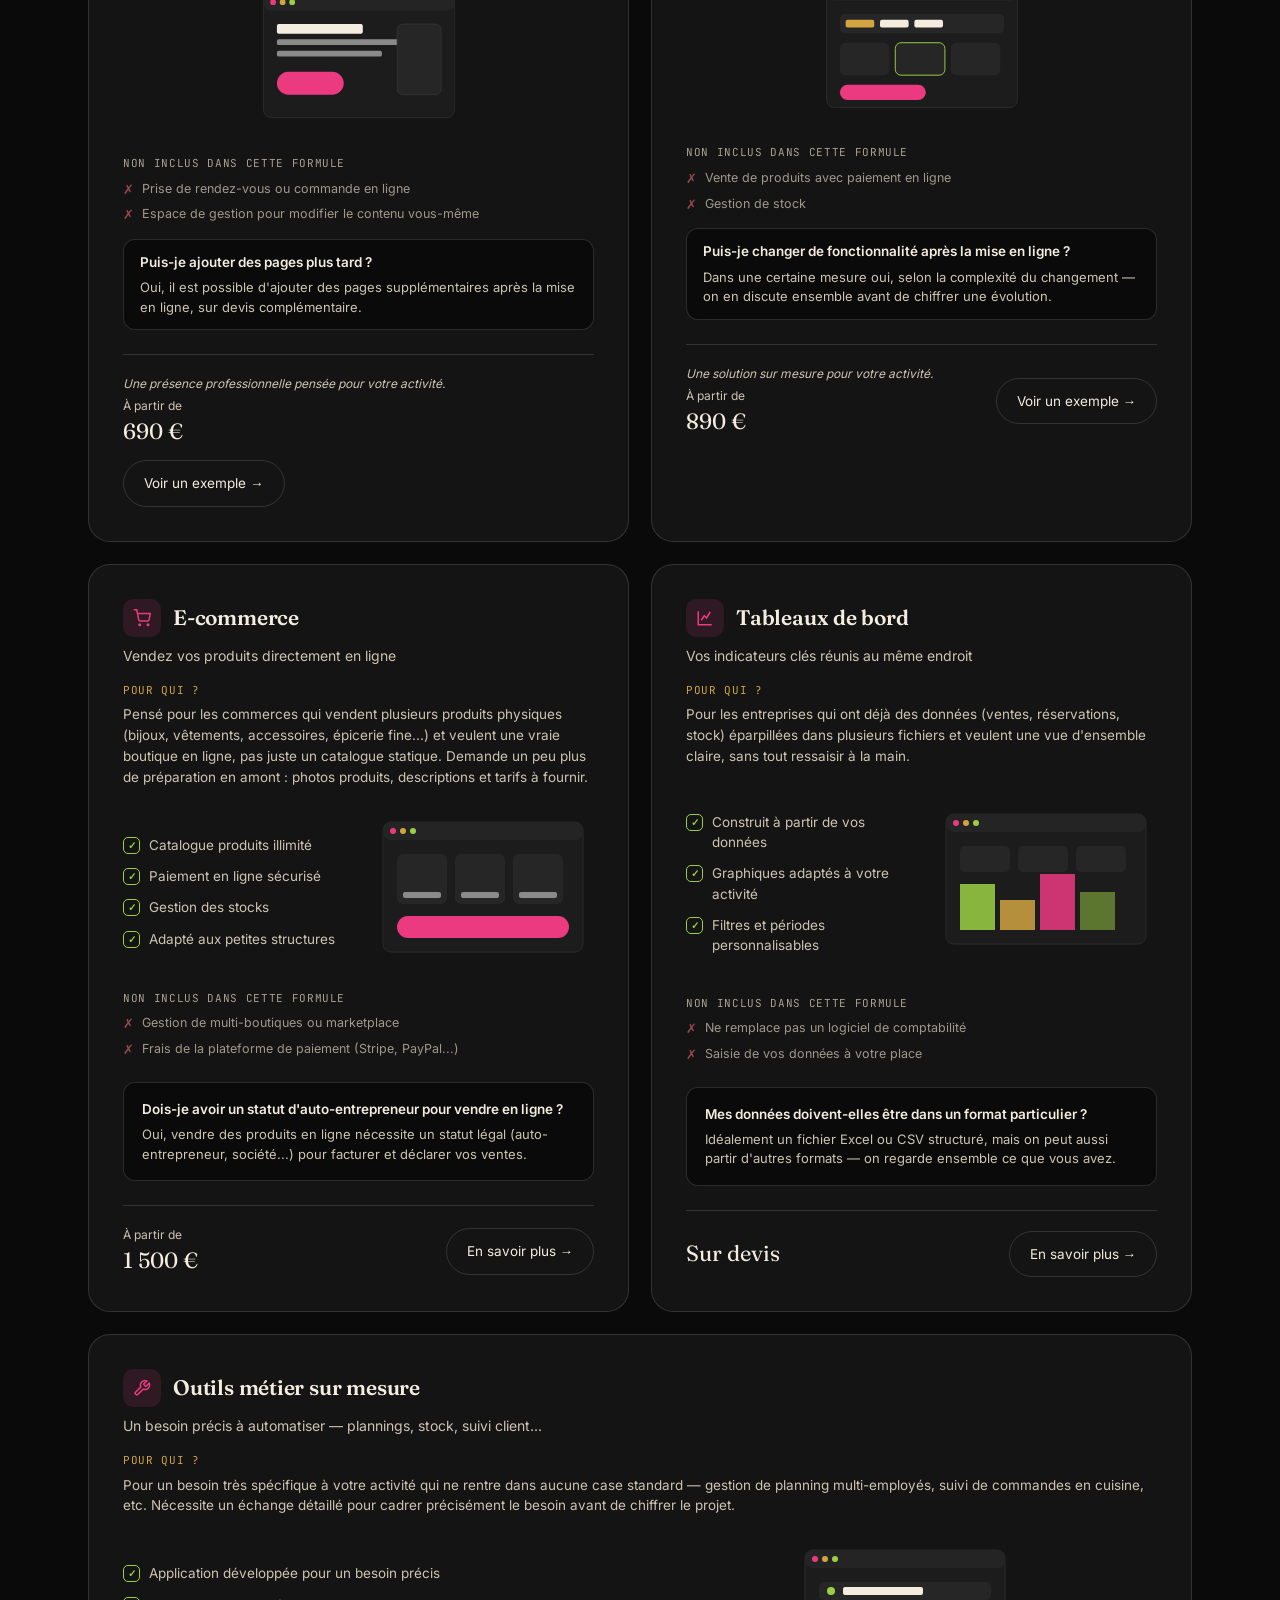
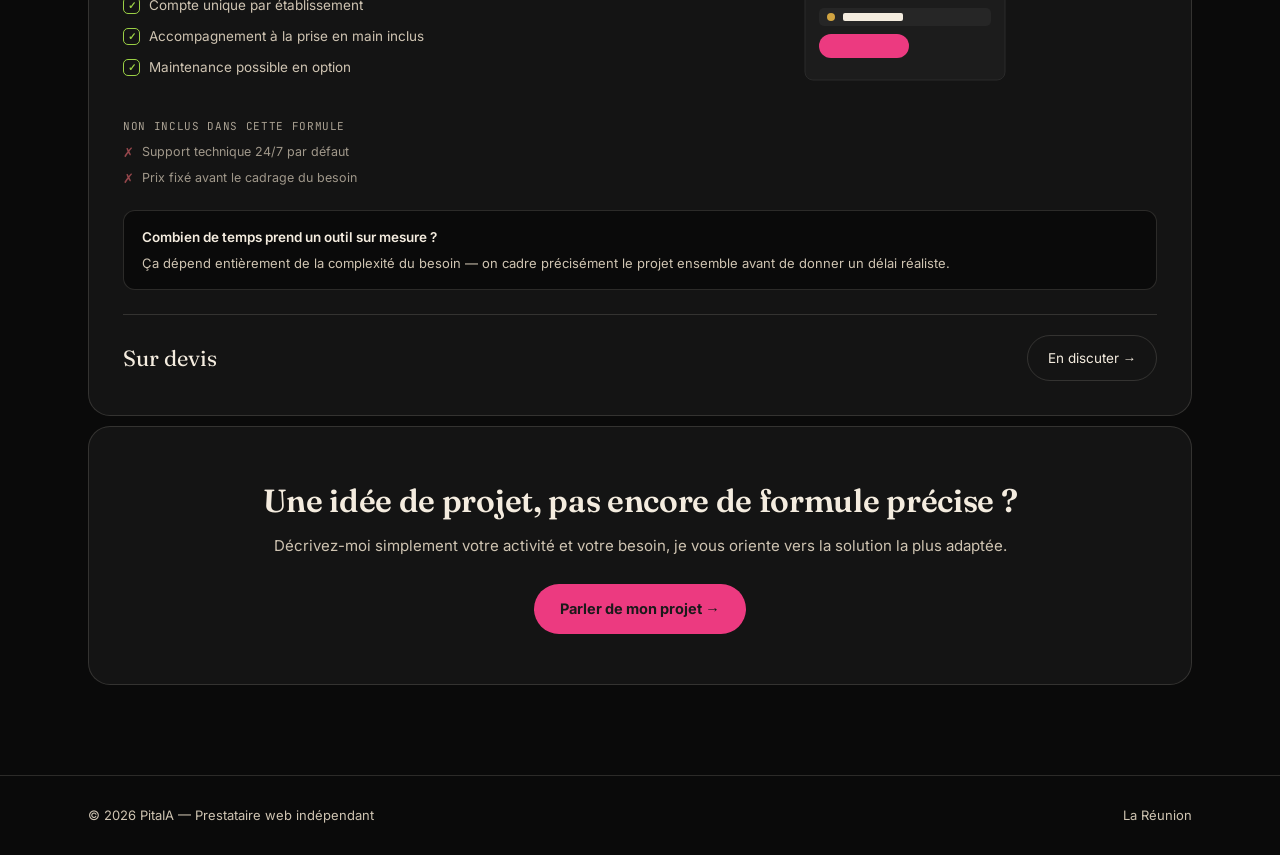
<file: services.html>
<!DOCTYPE html>
<html lang="fr">
<head>
<meta charset="UTF-8">
<meta name="viewport" content="width=device-width, initial-scale=1.0">
<title>Nos services — Sites web, e-commerce et outils sur mesure | PitaIA</title>
<meta name="robots" content="index, follow">
<meta name="description" content="Sites vitrines, sites avec fonctionnalités, e-commerce, tableaux de bord et outils métier sur mesure — les services PitaIA pour les entreprises de La Réunion.">
<link rel="canonical" href="https://pita-ia.re/services.html">

<link rel="icon" type="image/svg+xml" href="favicon.svg">
<link rel="preload" href="./fonts/fraunces-latin.woff2" as="font" type="font/woff2" crossorigin>
<link rel="preload" href="./fonts/inter-latin.woff2" as="font" type="font/woff2" crossorigin>
<link rel="preload" href="./fonts/jetbrains-mono-latin.woff2" as="font" type="font/woff2" crossorigin>

<style>
  @font-face{ font-family:'Fraunces'; font-style:normal; font-weight:100 900; font-display:swap;
    src:url('./fonts/fraunces-latin.woff2') format('woff2-variations'), url('./fonts/fraunces-latin.woff2') format('woff2'); }
  @font-face{ font-family:'Inter'; font-style:normal; font-weight:100 900; font-display:swap;
    src:url('./fonts/inter-latin.woff2') format('woff2-variations'), url('./fonts/inter-latin.woff2') format('woff2'); }
  @font-face{ font-family:'JetBrains Mono'; font-style:normal; font-weight:100 800; font-display:swap;
    src:url('./fonts/jetbrains-mono-latin.woff2') format('woff2-variations'), url('./fonts/jetbrains-mono-latin.woff2') format('woff2'); }

  :root{
    --bg:#0a0a0a; --bg-soft:#121212; --card:#141414;
    --cream:#f4ecdf; --cream-dim:#cfc4b2;
    --pink:#ec3a80; --pink-dim:#7a2144;
    --lime:#9bd045; --gold:#d1a441;
    --line:rgba(244,236,223,0.14);
  }
  *{box-sizing:border-box; margin:0; padding:0;}
  html{ scroll-behavior:smooth; }
  body{ background:var(--bg); color:var(--cream); font-family:'Inter',sans-serif; line-height:1.5; -webkit-font-smoothing:antialiased; overflow-x:hidden; }
  .wrap{ max-width:1160px; margin:0 auto; padding:0 28px; }
  h1,h2,h3{ font-family:'Fraunces',serif; font-weight:600; letter-spacing:-0.01em; }
  .eyebrow{ font-family:'JetBrains Mono',monospace; font-size:12.5px; letter-spacing:.14em; text-transform:uppercase; color:var(--pink); display:flex; align-items:center; gap:10px; }
  .eyebrow::before{ content:''; width:7px; height:7px; border-radius:50%; background:var(--pink); box-shadow:0 0 0 3px var(--pink-dim); }

  nav{ position:sticky; top:0; z-index:50; background:rgba(10,10,10,0.85); backdrop-filter:blur(10px); border-bottom:1px solid var(--line); }
  nav .wrap{ display:flex; align-items:center; justify-content:space-between; height:76px; }
  .logo{ display:flex; align-items:center; gap:10px; font-family:'Fraunces',serif; font-weight:700; font-size:22px; color:var(--cream); text-decoration:none; }
  .logo svg{ width:26px; height:26px; }
  .btn-nav{ background:var(--pink); color:#1a1a1a; font-weight:600; padding:10px 18px; border-radius:100px; text-decoration:none; font-size:14px; }

  header.page-head{ padding:70px 0 46px; text-align:center; }
  header.page-head h1{ font-size:clamp(30px,4.6vw,46px); margin-top:16px; max-width:760px; margin-left:auto; margin-right:auto; }
  header.page-head p{ margin-top:16px; color:var(--cream-dim); font-size:16.5px; max-width:560px; margin-left:auto; margin-right:auto; }
  .hero-cta{ margin-top:26px; }
  .btn-primary{ background:var(--pink); color:#1a1a1a; font-weight:700; padding:14px 26px; border-radius:100px; text-decoration:none; font-size:14.5px; display:inline-flex; align-items:center; gap:8px; }
  .btn-ghost{ border:1px solid var(--line); color:var(--cream); padding:12px 20px; border-radius:100px; text-decoration:none; font-size:13.5px; display:inline-flex; align-items:center; gap:8px; }

  section{ padding:0 0 90px; }

  .services-grid{ display:grid; grid-template-columns:1fr 1fr; gap:22px; }
  .service-card{
    background:var(--card); border:1px solid var(--line); border-radius:22px;
    padding:34px; display:flex; flex-direction:column; position:relative; overflow:hidden;
    transition: border-color .2s ease;
  }
  .service-card:hover{ border-color: var(--pink); }
  .service-card.full{ grid-column: 1 / -1; }
  .card-head{ display:flex; align-items:center; gap:12px; }
  .card-icon{
    width:38px; height:38px; border-radius:10px; background: rgba(236,58,128,0.12);
    display:flex; align-items:center; justify-content:center; flex-shrink:0;
  }
  .card-head h3{ font-size:21px; color:var(--cream); }
  .card-sub{ margin-top:8px; color:var(--cream-dim); font-size:14px; }
  .for-who{ margin-top:16px; }
  .for-who .lbl{
    font-family:'JetBrains Mono',monospace; font-size:11px; letter-spacing:.06em;
    text-transform:uppercase; color:var(--gold);
  }
  .for-who p{ margin-top:6px; font-size:13.5px; color:var(--cream-dim); line-height:1.55; }
  .card-desc{ margin-top:14px; font-size:13.5px; color:var(--cream-dim); line-height:1.55; }
  .value-phrase{ margin-top:16px; font-size:13px; color:var(--gold); font-style:italic; line-height:1.5; }
  .mockup-solo{ display:flex; justify-content:center; margin-top:18px; }
  .mockup-solo svg{ width:100%; max-width:210px; height:auto; }
  .mini-faq.compact{ margin-top:14px; padding:12px 16px; }
  .price-note{ font-size:12px; color:var(--cream-dim); margin-bottom:4px; font-style:italic; }

  .card-body{ display:grid; grid-template-columns: 1fr 1fr; gap:26px; align-items:center; margin-top:24px; flex:1; }
  @media (max-width:620px){ .card-body{ grid-template-columns:1fr; } }

  .check-list{ list-style:none; display:flex; flex-direction:column; gap:11px; }
  .check-list li{ display:flex; gap:9px; align-items:flex-start; font-size:13.5px; color:var(--cream-dim); }
  .check-list li .ck{
    width:17px; height:17px; border-radius:5px; border:1.5px solid var(--lime);
    color:var(--lime); display:flex; align-items:center; justify-content:center;
    font-size:10px; font-weight:700; flex-shrink:0; margin-top:2px;
  }
  .not-included{ margin-top:18px; }
  .not-included .lbl{
    font-family:'JetBrains Mono',monospace; font-size:11px; letter-spacing:.06em;
    text-transform:uppercase; color:var(--cream-dim); opacity:.8;
  }
  .not-included ul{ list-style:none; margin-top:8px; display:flex; flex-direction:column; gap:6px; }
  .not-included li{ display:flex; gap:8px; align-items:flex-start; font-size:12.5px; color:var(--cream-dim); opacity:.75; }
  .not-included li .x{ color:#c1585f; flex-shrink:0; margin-top:1px; }

  .mockup{ display:flex; align-items:center; justify-content:center; }
  .mockup svg{ width:100%; height:auto; max-width:220px; }

  .card-footer{
    margin-top:24px; padding-top:20px; border-top:1px solid var(--line);
    display:flex; justify-content:space-between; align-items:center; flex-wrap:wrap; gap:12px;
  }
  .mini-faq{
    margin-top:22px; background: var(--bg); border:1px solid var(--line); border-radius:12px; padding:16px 18px;
  }
  .mini-faq .q{ font-size:13.5px; font-weight:600; color:var(--cream); }
  .mini-faq .a{ margin-top:6px; font-size:13px; color:var(--cream-dim); line-height:1.5; }
  .card-price{ font-family:'Fraunces',serif; font-size:22px; color:var(--cream); }
  .card-price .from{ font-family:'Inter',sans-serif; font-size:12px; color:var(--cream-dim); display:block; }

  .final-cta{ background:var(--card); border:1px solid var(--line); border-radius:22px; padding:50px; text-align:center; margin-top:10px; }
  .final-cta h2{ font-size:clamp(24px,3.2vw,32px); color:var(--cream); }
  .final-cta p{ margin-top:10px; color:var(--cream-dim); font-size:15px; }

  footer{ border-top:1px solid var(--line); padding:30px 0; }
  footer .wrap{ display:flex; justify-content:space-between; align-items:center; color:var(--cream-dim); font-size:13px; flex-wrap:wrap; gap:12px; }

  .compare-table-wrap{ overflow-x:auto; margin-bottom:60px; border:1px solid var(--line); border-radius:18px; }
  table.compare-table{ width:100%; border-collapse:collapse; min-width:560px; }
  table.compare-table th, table.compare-table td{ padding:16px 18px; text-align:center; border-bottom:1px solid var(--line); }
  table.compare-table th{ background:var(--card); }
  table.compare-table td:first-child, table.compare-table th:first-child{
    text-align:left; font-size:13.5px; color:var(--cream-dim); width:38%;
  }
  table.compare-table thead th{
    font-family:'Fraunces',serif; font-size:17px; color:var(--cream); font-weight:600;
  }
  table.compare-table thead th:first-child{ background:transparent; }
  table.compare-table tbody tr:last-child td{ border-bottom:none; }
  table.compare-table tbody tr:hover td{ background: rgba(244,236,223,0.02); }
  .yes-dot, .no-dot{
    display:inline-flex; align-items:center; justify-content:center;
    width:22px; height:22px; border-radius:50%; font-size:12px; font-weight:700;
  }
  .yes-dot{ background: rgba(155,208,69,0.15); color: var(--lime); }
  .no-dot{ background: rgba(244,236,223,0.06); color: var(--cream-dim); }
  .compare-head{ text-align:center; max-width:600px; margin:0 auto 30px; }
  .compare-head p{ margin-top:10px; color:var(--cream-dim); font-size:15px; }

  @media (max-width:860px){ .services-grid{ grid-template-columns:1fr; } }
</style>
</head>
<body>


<nav>
  <div class="wrap">
    <a class="logo" href="index.html">
      <svg viewBox="0 0 40 40" xmlns="http://www.w3.org/2000/svg">
        <circle cx="20" cy="20" r="19" fill="none" stroke="#ec3a80" stroke-width="2"/>
        <circle cx="20" cy="12" r="1.6" fill="#f4ecdf"/><circle cx="26" cy="16" r="1.6" fill="#f4ecdf"/>
        <circle cx="27" cy="23" r="1.6" fill="#f4ecdf"/><circle cx="20" cy="27" r="1.6" fill="#f4ecdf"/>
        <circle cx="13" cy="23" r="1.6" fill="#f4ecdf"/><circle cx="14" cy="16" r="1.6" fill="#f4ecdf"/>
        <circle cx="20" cy="20" r="2.2" fill="#9bd045"/>
      </svg>
      Pita<span style="color:var(--pink);">IA</span>
    </a>
    <a href="index.html#contact" class="btn-nav">Parler de mon projet</a>
  </div>
</nav>

<header class="page-head">
  <div class="wrap">
    <div class="eyebrow" style="justify-content:center;">Nos services</div>
    <h1>Des solutions web pensées pour votre activité</h1>
    <p>Sites internet, e-commerce et outils sur mesure pour les entreprises, commerces et indépendants de La Réunion.</p>
    <div class="hero-cta">
      <a href="index.html#contact" class="btn-primary">💬 Parlons de votre projet</a>
    </div>
  </div>
</header>

<section>
  <div class="wrap">

    <div class="compare-head">
      <div class="eyebrow" style="justify-content:center;">Comparer les offres</div>
      <h2 style="margin-top:12px; font-size:clamp(24px,3.2vw,32px);">Quelle formule pour votre activité ?</h2>
      <p>Un aperçu rapide pour choisir la bonne base avant d'affiner ensemble les détails de votre projet.</p>
    </div>

    <div class="compare-table-wrap">
      <table class="compare-table">
        <thead>
          <tr>
            <th></th>
            <th>Vitrine</th>
            <th>Fonctionnalités</th>
            <th>E-commerce</th>
          </tr>
        </thead>
        <tbody>
          <tr>
            <td>Présenter votre activité et vos services</td>
            <td><span class="yes-dot">✓</span></td>
            <td><span class="yes-dot">✓</span></td>
            <td><span class="yes-dot">✓</span></td>
          </tr>
          <tr>
            <td>Être visible sur Google et trouvé par vos clients</td>
            <td><span class="yes-dot">✓</span></td>
            <td><span class="yes-dot">✓</span></td>
            <td><span class="yes-dot">✓</span></td>
          </tr>
          <tr>
            <td>Recevoir des demandes de contact</td>
            <td><span class="yes-dot">✓</span></td>
            <td><span class="yes-dot">✓</span></td>
            <td><span class="yes-dot">✓</span></td>
          </tr>
          <tr>
            <td>Prise de rendez-vous ou réservation en ligne</td>
            <td><span class="no-dot">–</span></td>
            <td><span class="yes-dot">✓</span></td>
            <td><span class="no-dot">–</span></td>
          </tr>
          <tr>
            <td>Commande en ligne (menu, catalogue)</td>
            <td><span class="no-dot">–</span></td>
            <td><span class="yes-dot">✓</span></td>
            <td><span class="yes-dot">✓</span></td>
          </tr>
          <tr>
            <td>Vente avec paiement en ligne</td>
            <td><span class="no-dot">–</span></td>
            <td><span class="no-dot">–</span></td>
            <td><span class="yes-dot">✓</span></td>
          </tr>
          <tr>
            <td>Espace pour mettre à jour le contenu vous-même</td>
            <td><span class="no-dot">–</span></td>
            <td><span class="yes-dot">✓</span></td>
            <td><span class="yes-dot">✓</span></td>
          </tr>
        </tbody>
      </table>
    </div>

    <div class="services-grid">

      <!-- SITE VITRINE -->
      <div class="service-card">
        <div class="card-head">
          <div class="card-icon">
            <svg width="18" height="18" viewBox="0 0 24 24" fill="none" stroke="#ec3a80" stroke-width="2"><rect x="3" y="4" width="18" height="14" rx="2"/><path d="M8 21h8M12 18v3"/></svg>
          </div>
          <h3>Site vitrine</h3>
        </div>
        <div class="card-sub">Un site moderne, responsive et optimisé.</div>
        <p class="card-desc">Idéal pour les commerces, artisans et indépendants qui souhaitent être trouvés facilement sur Internet, présenter leur activité et donner confiance dès le premier contact. Si vos clients doivent principalement vous contacter par téléphone ou WhatsApp, cette formule suffit largement.</p>
        <ul class="check-list">
          <li><span class="ck">✓</span>Responsive design</li>
          <li><span class="ck">✓</span>Optimisation SEO de base</li>
          <li><span class="ck">✓</span>Chargement rapide</li>
          <li><span class="ck">✓</span>Mentions légales &amp; RGPD</li>
        </ul>
        <p class="value-phrase">Une présence professionnelle en ligne, sans fonctionnalités inutiles.</p>
        <div class="mockup-solo">
          <svg viewBox="0 0 220 160" xmlns="http://www.w3.org/2000/svg">
            <rect x="10" y="10" width="200" height="130" rx="8" fill="#1c1c1c" stroke="#2a2a2a"/>
            <rect x="10" y="10" width="200" height="18" rx="8" fill="#242424"/>
            <circle cx="20" cy="19" r="3" fill="#ec3a80"/><circle cx="30" cy="19" r="3" fill="#d1a441"/><circle cx="40" cy="19" r="3" fill="#9bd045"/>
            <rect x="24" y="42" width="90" height="10" rx="2" fill="#f4ecdf"/>
            <rect x="24" y="58" width="140" height="6" rx="2" fill="#8a8a8a"/>
            <rect x="24" y="70" width="110" height="6" rx="2" fill="#8a8a8a"/>
            <rect x="24" y="92" width="70" height="24" rx="12" fill="#ec3a80"/>
            <rect x="150" y="42" width="46" height="74" rx="6" fill="#262626" stroke="#333"/>
          </svg>
        </div>
        <div class="not-included">
          <div class="lbl">Non inclus dans cette formule</div>
          <ul>
            <li><span class="x">✗</span>Prise de rendez-vous ou commande en ligne</li>
            <li><span class="x">✗</span>Espace de gestion pour modifier le contenu vous-même</li>
          </ul>
        </div>
        <div class="mini-faq compact">
          <div class="q">Puis-je ajouter des pages plus tard ?</div>
          <div class="a">Oui, il est possible d'ajouter des pages supplémentaires après la mise en ligne, sur devis complémentaire.</div>
        </div>
        <div class="card-footer">
          <div>
            <div class="price-note">Une présence professionnelle pensée pour votre activité.</div>
            <div class="card-price"><span class="from">À partir de</span>690 €</div>
          </div>
          <a href="index.html#svc-vitrine" class="btn-ghost">Voir un exemple →</a>
        </div>
      </div>

      <!-- FONCTIONNALITES -->
      <div class="service-card">
        <div class="card-head">
          <div class="card-icon">
            <svg width="18" height="18" viewBox="0 0 24 24" fill="none" stroke="#ec3a80" stroke-width="2"><rect x="3" y="4" width="18" height="18" rx="2"/><path d="M3 10h18M8 3v3M16 3v3"/></svg>
          </div>
          <h3>Site avec fonctionnalités</h3>
        </div>
        <div class="card-sub">Pour automatiser une partie de votre activité en ligne.</div>
        <p class="card-desc">Idéal pour les coiffeurs, instituts, restaurants et prestataires de services qui souhaitent permettre à leurs clients de réserver, commander ou effectuer une demande directement en ligne.</p>
        <ul class="check-list">
          <li><span class="ck">✓</span>Tout le site vitrine + votre fonctionnalité métier</li>
          <li><span class="ck">✓</span>Réservation ou commande en ligne</li>
          <li><span class="ck">✓</span>Fonctionnalité métier personnalisée</li>
          <li><span class="ck">✓</span>Notifications automatiques</li>
          <li><span class="ck">✓</span>Gestion des disponibilités</li>
        </ul>
        <p class="value-phrase">Un site pensé autour de votre activité, pas un modèle standard.</p>
        <div class="mockup-solo">
          <svg viewBox="0 0 220 160" xmlns="http://www.w3.org/2000/svg">
            <rect x="10" y="10" width="200" height="130" rx="8" fill="#1c1c1c" stroke="#2a2a2a"/>
            <rect x="10" y="10" width="200" height="18" rx="8" fill="#242424"/>
            <circle cx="20" cy="19" r="3" fill="#ec3a80"/><circle cx="30" cy="19" r="3" fill="#d1a441"/><circle cx="40" cy="19" r="3" fill="#9bd045"/>
            <rect x="24" y="42" width="172" height="20" rx="5" fill="#262626"/>
            <rect x="30" y="48" width="30" height="8" rx="2" fill="#d1a441"/>
            <rect x="66" y="48" width="30" height="8" rx="2" fill="#f4ecdf"/>
            <rect x="102" y="48" width="30" height="8" rx="2" fill="#f4ecdf"/>
            <rect x="24" y="72" width="52" height="34" rx="6" fill="#262626"/>
            <rect x="82" y="72" width="52" height="34" rx="6" fill="#262626" stroke="#9bd045"/>
            <rect x="140" y="72" width="52" height="34" rx="6" fill="#262626"/>
            <rect x="24" y="116" width="90" height="16" rx="8" fill="#ec3a80"/>
          </svg>
        </div>
        <div class="not-included">
          <div class="lbl">Non inclus dans cette formule</div>
          <ul>
            <li><span class="x">✗</span>Vente de produits avec paiement en ligne</li>
            <li><span class="x">✗</span>Gestion de stock</li>
          </ul>
        </div>
        <div class="mini-faq compact">
          <div class="q">Puis-je changer de fonctionnalité après la mise en ligne ?</div>
          <div class="a">Dans une certaine mesure oui, selon la complexité du changement — on en discute ensemble avant de chiffrer une évolution.</div>
        </div>
        <div class="card-footer">
          <div>
            <div class="price-note">Une solution sur mesure pour votre activité.</div>
            <div class="card-price"><span class="from">À partir de</span>890 €</div>
          </div>
          <a href="index.html#svc-menu-dynamique" class="btn-ghost">Voir un exemple →</a>
        </div>
      </div>

      <!-- E-COMMERCE -->
      <div class="service-card">
        <div class="card-head">
          <div class="card-icon">
            <svg width="18" height="18" viewBox="0 0 24 24" fill="none" stroke="#ec3a80" stroke-width="2"><circle cx="9" cy="21" r="1"/><circle cx="20" cy="21" r="1"/><path d="M1 1h4l2.68 13.39a2 2 0 0 0 2 1.61h9.72a2 2 0 0 0 2-1.61L23 6H6"/></svg>
          </div>
          <h3>E-commerce</h3>
        </div>
        <div class="card-sub">Vendez vos produits directement en ligne</div>
        <div class="for-who">
          <div class="lbl">Pour qui ?</div>
          <p>Pensé pour les commerces qui vendent plusieurs produits physiques (bijoux, vêtements, accessoires, épicerie fine...) et veulent une vraie boutique en ligne, pas juste un catalogue statique. Demande un peu plus de préparation en amont : photos produits, descriptions et tarifs à fournir.</p>
        </div>
        <div class="card-body">
          <ul class="check-list">
            <li><span class="ck">✓</span>Catalogue produits illimité</li>
            <li><span class="ck">✓</span>Paiement en ligne sécurisé</li>
            <li><span class="ck">✓</span>Gestion des stocks</li>
            <li><span class="ck">✓</span>Adapté aux petites structures</li>
          </ul>
          <div class="mockup">
            <svg viewBox="0 0 220 160" xmlns="http://www.w3.org/2000/svg">
              <rect x="10" y="10" width="200" height="130" rx="8" fill="#1c1c1c" stroke="#2a2a2a"/>
              <rect x="10" y="10" width="200" height="18" rx="8" fill="#242424"/>
              <circle cx="20" cy="19" r="3" fill="#ec3a80"/><circle cx="30" cy="19" r="3" fill="#d1a441"/><circle cx="40" cy="19" r="3" fill="#9bd045"/>
              <rect x="24" y="42" width="50" height="50" rx="6" fill="#262626"/>
              <rect x="82" y="42" width="50" height="50" rx="6" fill="#262626"/>
              <rect x="140" y="42" width="50" height="50" rx="6" fill="#262626"/>
              <rect x="30" y="80" width="38" height="6" rx="2" fill="#8a8a8a"/>
              <rect x="88" y="80" width="38" height="6" rx="2" fill="#8a8a8a"/>
              <rect x="146" y="80" width="38" height="6" rx="2" fill="#8a8a8a"/>
              <rect x="24" y="104" width="172" height="22" rx="11" fill="#ec3a80"/>
            </svg>
          </div>
        </div>
        <div class="not-included">
          <div class="lbl">Non inclus dans cette formule</div>
          <ul>
            <li><span class="x">✗</span>Gestion de multi-boutiques ou marketplace</li>
            <li><span class="x">✗</span>Frais de la plateforme de paiement (Stripe, PayPal...)</li>
          </ul>
        </div>
        <div class="mini-faq">
          <div class="q">Dois-je avoir un statut d'auto-entrepreneur pour vendre en ligne ?</div>
          <div class="a">Oui, vendre des produits en ligne nécessite un statut légal (auto-entrepreneur, société...) pour facturer et déclarer vos ventes.</div>
        </div>
        <div class="card-footer">
          <div class="card-price"><span class="from">À partir de</span>1 500 €</div>
          <a href="index.html#svc-ecommerce" class="btn-ghost">En savoir plus →</a>
        </div>
      </div>

      <!-- TABLEAUX DE BORD -->
      <div class="service-card">
        <div class="card-head">
          <div class="card-icon">
            <svg width="18" height="18" viewBox="0 0 24 24" fill="none" stroke="#ec3a80" stroke-width="2"><path d="M3 3v18h18M7 15l4-6 3 3 5-8"/></svg>
          </div>
          <h3>Tableaux de bord</h3>
        </div>
        <div class="card-sub">Vos indicateurs clés réunis au même endroit</div>
        <div class="for-who">
          <div class="lbl">Pour qui ?</div>
          <p>Pour les entreprises qui ont déjà des données (ventes, réservations, stock) éparpillées dans plusieurs fichiers et veulent une vue d'ensemble claire, sans tout ressaisir à la main.</p>
        </div>
        <div class="card-body">
          <ul class="check-list">
            <li><span class="ck">✓</span>Construit à partir de vos données</li>
            <li><span class="ck">✓</span>Graphiques adaptés à votre activité</li>
            <li><span class="ck">✓</span>Filtres et périodes personnalisables</li>
          </ul>
          <div class="mockup">
            <svg viewBox="0 0 220 160" xmlns="http://www.w3.org/2000/svg">
              <rect x="10" y="10" width="200" height="130" rx="8" fill="#1c1c1c" stroke="#2a2a2a"/>
              <rect x="10" y="10" width="200" height="18" rx="8" fill="#242424"/>
              <circle cx="20" cy="19" r="3" fill="#ec3a80"/><circle cx="30" cy="19" r="3" fill="#d1a441"/><circle cx="40" cy="19" r="3" fill="#9bd045"/>
              <rect x="24" y="42" width="50" height="26" rx="5" fill="#262626"/>
              <rect x="82" y="42" width="50" height="26" rx="5" fill="#262626"/>
              <rect x="140" y="42" width="50" height="26" rx="5" fill="#262626"/>
              <rect x="24" y="80" width="35" height="46" fill="#9bd045" opacity="0.85"/>
              <rect x="64" y="96" width="35" height="30" fill="#d1a441" opacity="0.85"/>
              <rect x="104" y="70" width="35" height="56" fill="#ec3a80" opacity="0.85"/>
              <rect x="144" y="88" width="35" height="38" fill="#9bd045" opacity="0.5"/>
            </svg>
          </div>
        </div>
        <div class="not-included">
          <div class="lbl">Non inclus dans cette formule</div>
          <ul>
            <li><span class="x">✗</span>Ne remplace pas un logiciel de comptabilité</li>
            <li><span class="x">✗</span>Saisie de vos données à votre place</li>
          </ul>
        </div>
        <div class="mini-faq">
          <div class="q">Mes données doivent-elles être dans un format particulier ?</div>
          <div class="a">Idéalement un fichier Excel ou CSV structuré, mais on peut aussi partir d'autres formats — on regarde ensemble ce que vous avez.</div>
        </div>
        <div class="card-footer">
          <div class="card-price">Sur devis</div>
          <a href="index.html#svc-dashboard" class="btn-ghost">En savoir plus →</a>
        </div>
      </div>

      <!-- OUTILS METIER -->
      <div class="service-card full">
        <div class="card-head">
          <div class="card-icon">
            <svg width="18" height="18" viewBox="0 0 24 24" fill="none" stroke="#ec3a80" stroke-width="2"><path d="M14.7 6.3a1 1 0 0 0 0 1.4l1.6 1.6a1 1 0 0 0 1.4 0l3.77-3.77a6 6 0 0 1-7.94 7.94l-6.91 6.91a2.12 2.12 0 0 1-3-3l6.91-6.91a6 6 0 0 1 7.94-7.94l-3.76 3.76z"/></svg>
          </div>
          <h3>Outils métier sur mesure</h3>
        </div>
        <div class="card-sub">Un besoin précis à automatiser — plannings, stock, suivi client...</div>
        <div class="for-who">
          <div class="lbl">Pour qui ?</div>
          <p>Pour un besoin très spécifique à votre activité qui ne rentre dans aucune case standard — gestion de planning multi-employés, suivi de commandes en cuisine, etc. Nécessite un échange détaillé pour cadrer précisément le besoin avant de chiffrer le projet.</p>
        </div>
        <div class="card-body">
          <ul class="check-list">
            <li><span class="ck">✓</span>Application développée pour un besoin précis</li>
            <li><span class="ck">✓</span>Compte unique par établissement</li>
            <li><span class="ck">✓</span>Accompagnement à la prise en main inclus</li>
            <li><span class="ck">✓</span>Maintenance possible en option</li>
          </ul>
          <div class="mockup">
            <svg viewBox="0 0 220 160" xmlns="http://www.w3.org/2000/svg">
              <rect x="10" y="10" width="200" height="130" rx="8" fill="#1c1c1c" stroke="#2a2a2a"/>
              <rect x="10" y="10" width="200" height="18" rx="8" fill="#242424"/>
              <circle cx="20" cy="19" r="3" fill="#ec3a80"/><circle cx="30" cy="19" r="3" fill="#d1a441"/><circle cx="40" cy="19" r="3" fill="#9bd045"/>
              <rect x="24" y="42" width="172" height="18" rx="5" fill="#262626"/>
              <circle cx="36" cy="51" r="4" fill="#9bd045"/>
              <rect x="48" y="47" width="80" height="8" rx="2" fill="#f4ecdf"/>
              <rect x="24" y="68" width="172" height="18" rx="5" fill="#262626"/>
              <circle cx="36" cy="77" r="4" fill="#d1a441"/>
              <rect x="48" y="73" width="60" height="8" rx="2" fill="#f4ecdf"/>
              <rect x="24" y="94" width="90" height="24" rx="12" fill="#ec3a80"/>
            </svg>
          </div>
        </div>
        <div class="not-included">
          <div class="lbl">Non inclus dans cette formule</div>
          <ul>
            <li><span class="x">✗</span>Support technique 24/7 par défaut</li>
            <li><span class="x">✗</span>Prix fixé avant le cadrage du besoin</li>
          </ul>
        </div>
        <div class="mini-faq">
          <div class="q">Combien de temps prend un outil sur mesure ?</div>
          <div class="a">Ça dépend entièrement de la complexité du besoin — on cadre précisément le projet ensemble avant de donner un délai réaliste.</div>
        </div>
        <div class="card-footer">
          <div class="card-price">Sur devis</div>
          <a href="index.html#svc-outils-mesure" class="btn-ghost">En discuter →</a>
        </div>
      </div>

    </div>

    <div class="final-cta">
      <h2>Une idée de projet, pas encore de formule précise ?</h2>
      <p>Décrivez-moi simplement votre activité et votre besoin, je vous oriente vers la solution la plus adaptée.</p>
      <div class="hero-cta">
        <a href="index.html#contact" class="btn-primary">Parler de mon projet →</a>
      </div>
    </div>
  </div>
</section>

<footer>
  <div class="wrap">
    <div>© 2026 PitaIA — Prestataire web indépendant</div>
    <div>La Réunion</div>
  </div>
</footer>

</body>
</html>
</file>
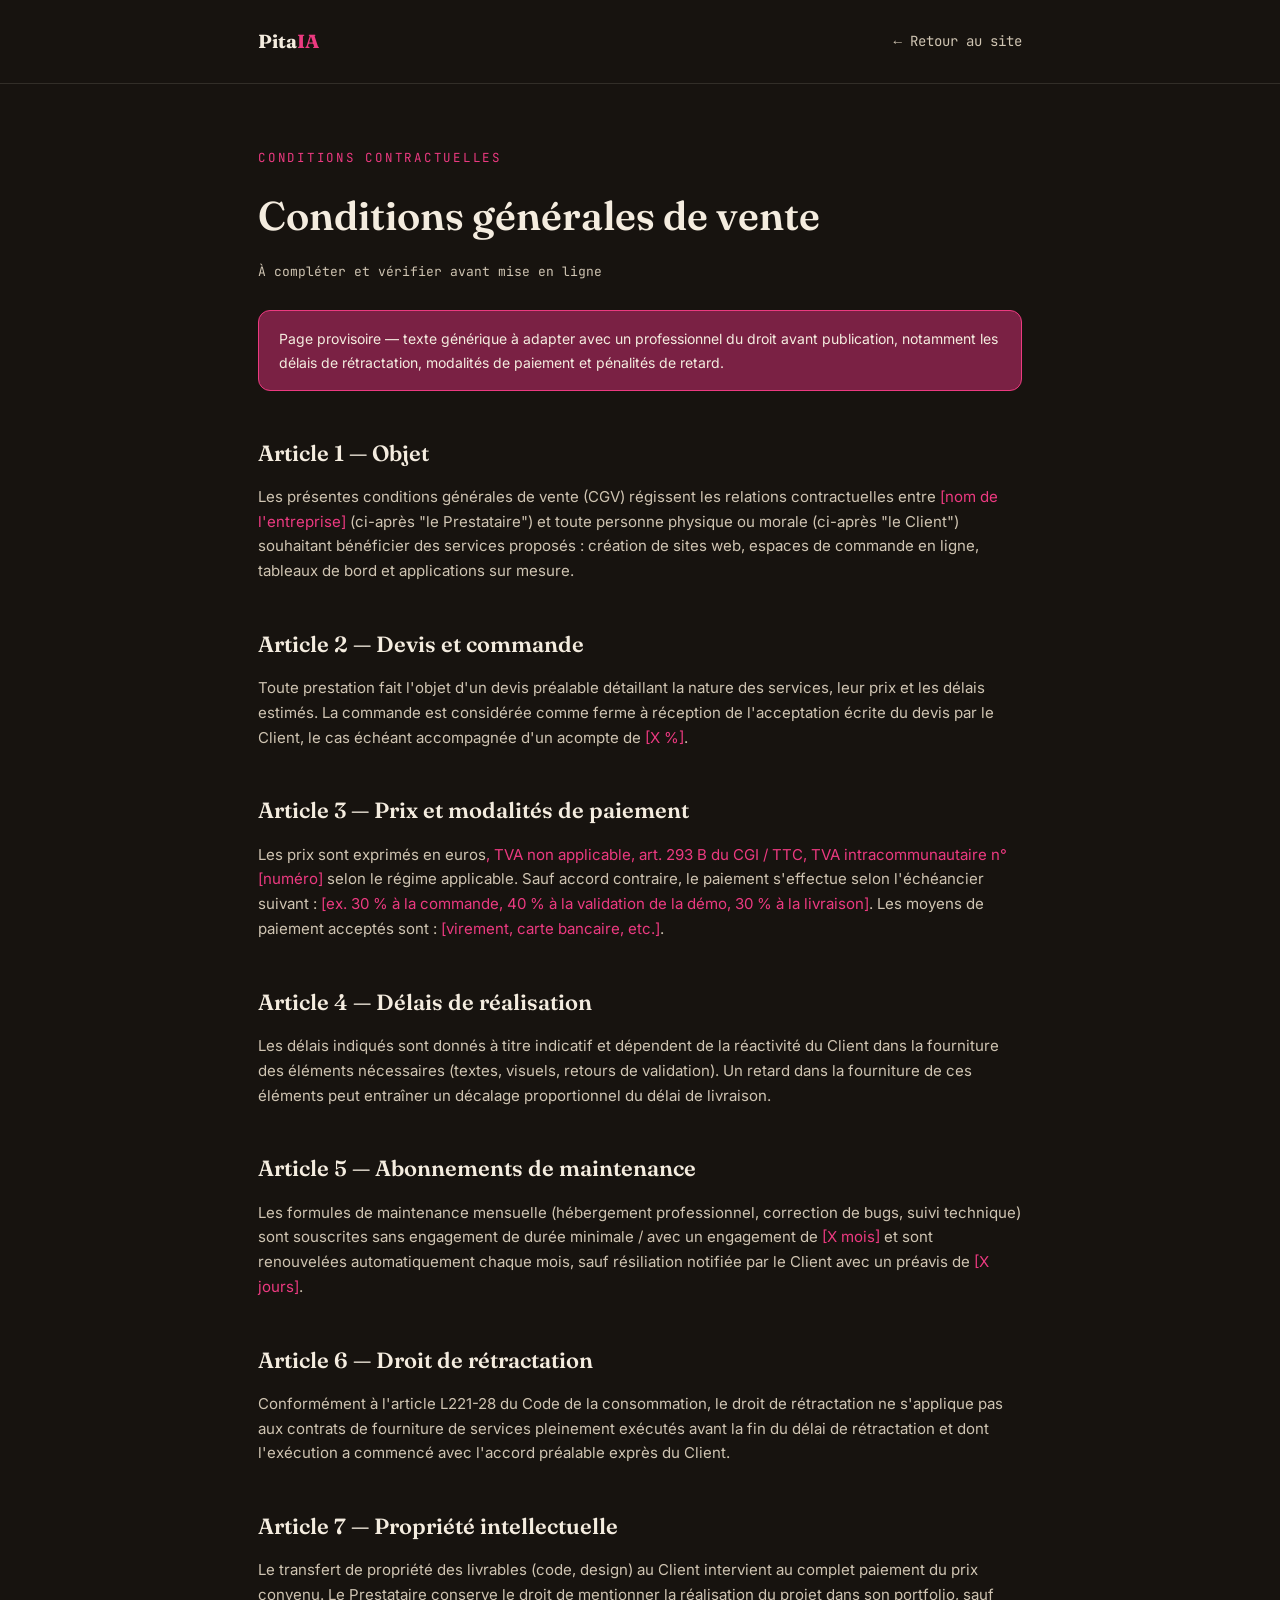
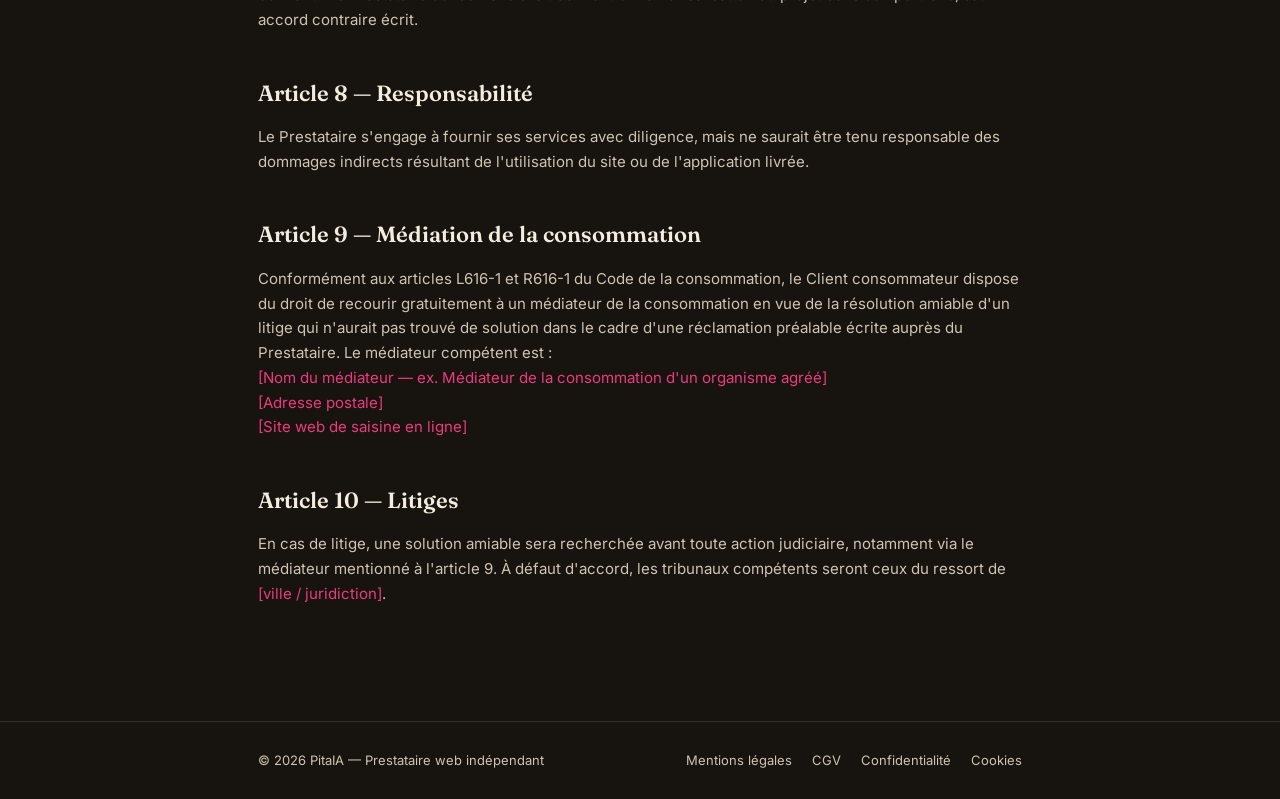
<file: legal/cgv.html>
<!DOCTYPE html>
<html lang="fr">
<head>
<meta charset="UTF-8">
<meta name="viewport" content="width=device-width, initial-scale=1.0">
<title>Conditions générales de vente — Pita IA</title>
<link rel="stylesheet" href="legal-shared.css">
</head>
<body>

<header class="legal-top">
  <div class="wrap">
    <a class="logo-mini" href="../">Pita<span>IA</span></a>
    <a class="back-link" href="../">← Retour au site</a>
  </div>
</header>

<main>
  <div class="wrap">
    <div class="eyebrow">Conditions contractuelles</div>
    <h1>Conditions générales de vente</h1>
    <div class="updated">À compléter et vérifier avant mise en ligne</div>

    <div class="placeholder-note">
      Page provisoire — texte générique à adapter avec un professionnel du droit avant publication,
      notamment les délais de rétractation, modalités de paiement et pénalités de retard.
    </div>

    <div class="legal-content">
      <h2>Article 1 — Objet</h2>
      <p>
        Les présentes conditions générales de vente (CGV) régissent les relations contractuelles
        entre <span class="fill">[nom de l'entreprise]</span> (ci-après "le Prestataire") et toute
        personne physique ou morale (ci-après "le Client") souhaitant bénéficier des services proposés :
        création de sites web, espaces de commande en ligne, tableaux de bord et applications sur mesure.
      </p>

      <h2>Article 2 — Devis et commande</h2>
      <p>
        Toute prestation fait l'objet d'un devis préalable détaillant la nature des services, leur prix
        et les délais estimés. La commande est considérée comme ferme à réception de l'acceptation écrite
        du devis par le Client, le cas échéant accompagnée d'un acompte de <span class="fill">[X %]</span>.
      </p>

      <h2>Article 3 — Prix et modalités de paiement</h2>
      <p>
        Les prix sont exprimés en euros<span class="fill">, TVA non applicable, art. 293 B du CGI / TTC,
        TVA intracommunautaire n° [numéro]</span> selon le régime applicable. Sauf accord contraire, le
        paiement s'effectue selon l'échéancier suivant : <span class="fill">[ex. 30 % à la commande, 40 %
        à la validation de la démo, 30 % à la livraison]</span>. Les moyens de paiement acceptés sont :
        <span class="fill">[virement, carte bancaire, etc.]</span>.
      </p>

      <h2>Article 4 — Délais de réalisation</h2>
      <p>
        Les délais indiqués sont donnés à titre indicatif et dépendent de la réactivité du Client dans
        la fourniture des éléments nécessaires (textes, visuels, retours de validation). Un retard dans
        la fourniture de ces éléments peut entraîner un décalage proportionnel du délai de livraison.
      </p>

      <h2>Article 5 — Abonnements de maintenance</h2>
      <p>
        Les formules de maintenance mensuelle (hébergement professionnel, correction de bugs, suivi
        technique) sont souscrites sans engagement de durée minimale / avec un engagement de
        <span class="fill">[X mois]</span> et sont renouvelées automatiquement chaque mois, sauf résiliation
        notifiée par le Client avec un préavis de <span class="fill">[X jours]</span>.
      </p>

      <h2>Article 6 — Droit de rétractation</h2>
      <p>
        Conformément à l'article L221-28 du Code de la consommation, le droit de rétractation ne
        s'applique pas aux contrats de fourniture de services pleinement exécutés avant la fin du délai
        de rétractation et dont l'exécution a commencé avec l'accord préalable exprès du Client.
      </p>

      <h2>Article 7 — Propriété intellectuelle</h2>
      <p>
        Le transfert de propriété des livrables (code, design) au Client intervient au complet paiement
        du prix convenu. Le Prestataire conserve le droit de mentionner la réalisation du projet dans
        son portfolio, sauf accord contraire écrit.
      </p>

      <h2>Article 8 — Responsabilité</h2>
      <p>
        Le Prestataire s'engage à fournir ses services avec diligence, mais ne saurait être tenu
        responsable des dommages indirects résultant de l'utilisation du site ou de l'application livrée.
      </p>

      <h2>Article 9 — Médiation de la consommation</h2>
      <p>
        Conformément aux articles L616-1 et R616-1 du Code de la consommation, le Client consommateur
        dispose du droit de recourir gratuitement à un médiateur de la consommation en vue de la
        résolution amiable d'un litige qui n'aurait pas trouvé de solution dans le cadre d'une
        réclamation préalable écrite auprès du Prestataire. Le médiateur compétent est :<br>
        <span class="fill">[Nom du médiateur — ex. Médiateur de la consommation d'un organisme
        agréé]</span><br>
        <span class="fill">[Adresse postale]</span><br>
        <span class="fill">[Site web de saisine en ligne]</span>
      </p>

      <h2>Article 10 — Litiges</h2>
      <p>
        En cas de litige, une solution amiable sera recherchée avant toute action judiciaire, notamment
        via le médiateur mentionné à l'article 9. À défaut d'accord, les tribunaux compétents seront ceux
        du ressort de <span class="fill">[ville / juridiction]</span>.
      </p>
    </div>
  </div>
</main>

<footer class="legal-foot">
  <div class="wrap">
    <div>© 2026 PitaIA — Prestataire web indépendant</div>
    <div>
      <a href="mentions-legales.html">Mentions légales</a>
      <a href="cgv.html">CGV</a>
      <a href="confidentialite.html">Confidentialité</a>
      <a href="cookies.html">Cookies</a>
    </div>
  </div>
</footer>

</body>
</html>
</file>
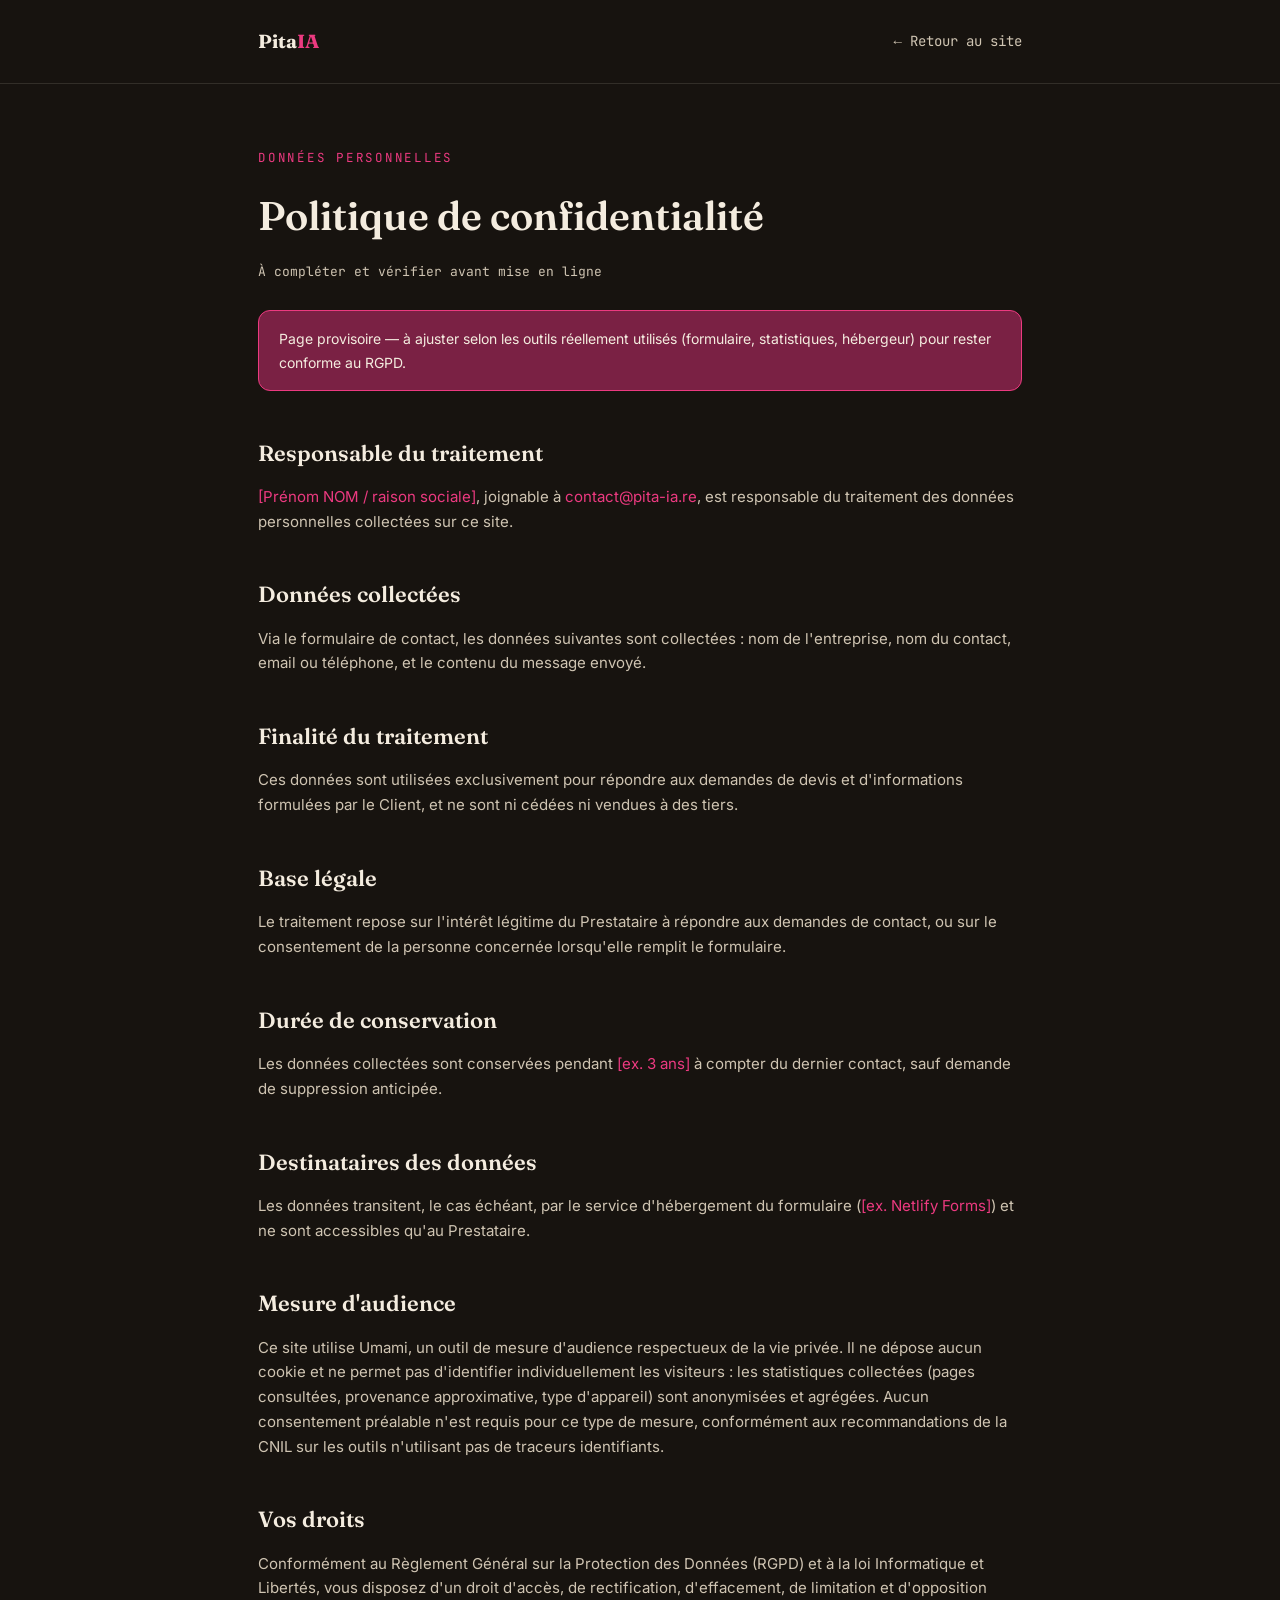
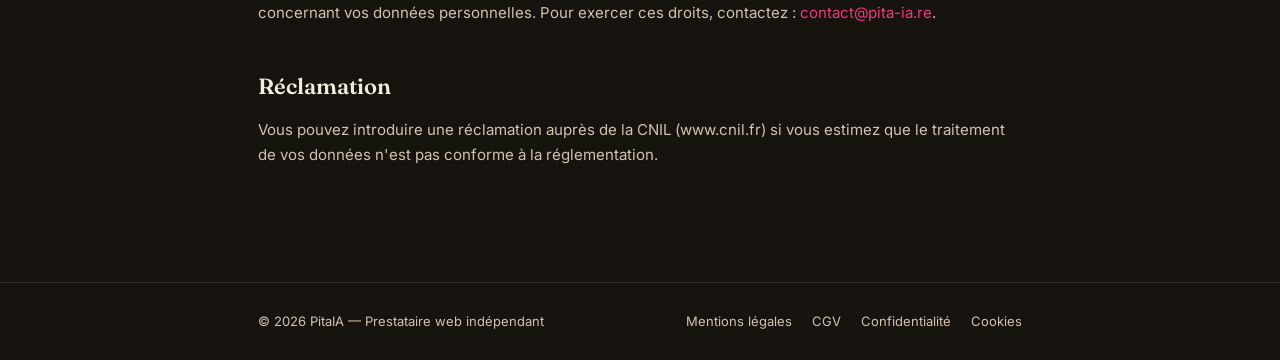
<file: legal/confidentialite.html>
<!DOCTYPE html>
<html lang="fr">
<head>
<meta charset="UTF-8">
<meta name="viewport" content="width=device-width, initial-scale=1.0">
<title>Politique de confidentialité — Pita IA</title>
<link rel="stylesheet" href="legal-shared.css">
</head>
<body>

<header class="legal-top">
  <div class="wrap">
    <a class="logo-mini" href="../">Pita<span>IA</span></a>
    <a class="back-link" href="../">← Retour au site</a>
  </div>
</header>

<main>
  <div class="wrap">
    <div class="eyebrow">Données personnelles</div>
    <h1>Politique de confidentialité</h1>
    <div class="updated">À compléter et vérifier avant mise en ligne</div>

    <div class="placeholder-note">
      Page provisoire — à ajuster selon les outils réellement utilisés (formulaire, statistiques,
      hébergeur) pour rester conforme au RGPD.
    </div>

    <div class="legal-content">
      <h2>Responsable du traitement</h2>
      <p>
        <span class="fill">[Prénom NOM / raison sociale]</span>, joignable à
        <span class="fill">contact@pita-ia.re</span>, est responsable du traitement des données
        personnelles collectées sur ce site.
      </p>

      <h2>Données collectées</h2>
      <p>
        Via le formulaire de contact, les données suivantes sont collectées : nom de l'entreprise,
        nom du contact, email ou téléphone, et le contenu du message envoyé.
      </p>

      <h2>Finalité du traitement</h2>
      <p>
        Ces données sont utilisées exclusivement pour répondre aux demandes de devis et d'informations
        formulées par le Client, et ne sont ni cédées ni vendues à des tiers.
      </p>

      <h2>Base légale</h2>
      <p>
        Le traitement repose sur l'intérêt légitime du Prestataire à répondre aux demandes de contact,
        ou sur le consentement de la personne concernée lorsqu'elle remplit le formulaire.
      </p>

      <h2>Durée de conservation</h2>
      <p>
        Les données collectées sont conservées pendant <span class="fill">[ex. 3 ans]</span> à compter
        du dernier contact, sauf demande de suppression anticipée.
      </p>

      <h2>Destinataires des données</h2>
      <p>
        Les données transitent, le cas échéant, par le service d'hébergement du formulaire
        (<span class="fill">[ex. Netlify Forms]</span>) et ne sont accessibles qu'au Prestataire.
      </p>

      <h2>Mesure d'audience</h2>
      <p>
        Ce site utilise Umami, un outil de mesure d'audience respectueux de la vie privée. Il ne
        dépose aucun cookie et ne permet pas d'identifier individuellement les visiteurs : les
        statistiques collectées (pages consultées, provenance approximative, type d'appareil) sont
        anonymisées et agrégées. Aucun consentement préalable n'est requis pour ce type de mesure,
        conformément aux recommandations de la CNIL sur les outils n'utilisant pas de traceurs
        identifiants.
      </p>

      <h2>Vos droits</h2>
      <p>
        Conformément au Règlement Général sur la Protection des Données (RGPD) et à la loi
        Informatique et Libertés, vous disposez d'un droit d'accès, de rectification, d'effacement,
        de limitation et d'opposition concernant vos données personnelles. Pour exercer ces droits,
        contactez : <span class="fill">contact@pita-ia.re</span>.
      </p>

      <h2>Réclamation</h2>
      <p>
        Vous pouvez introduire une réclamation auprès de la CNIL (www.cnil.fr) si vous estimez que
        le traitement de vos données n'est pas conforme à la réglementation.
      </p>
    </div>
  </div>
</main>

<footer class="legal-foot">
  <div class="wrap">
    <div>© 2026 PitaIA — Prestataire web indépendant</div>
    <div>
      <a href="mentions-legales.html">Mentions légales</a>
      <a href="cgv.html">CGV</a>
      <a href="confidentialite.html">Confidentialité</a>
      <a href="cookies.html">Cookies</a>
    </div>
  </div>
</footer>

</body>
</html>
</file>
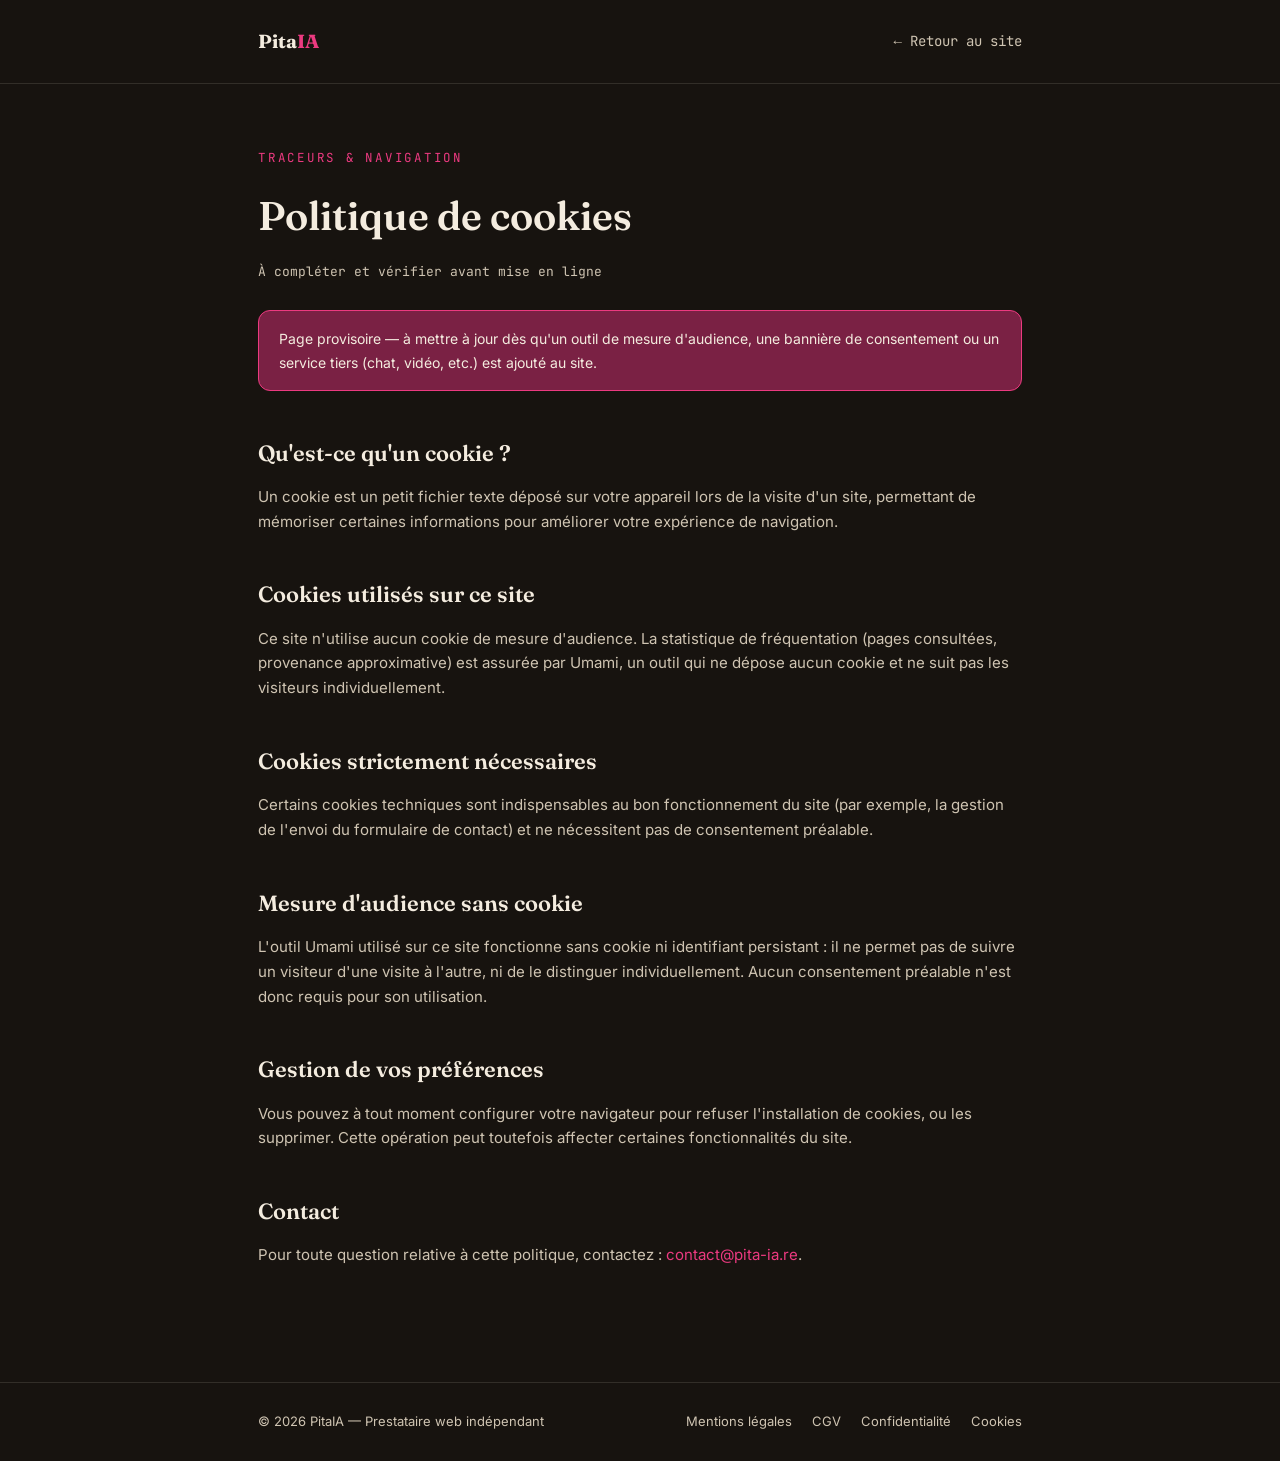
<file: legal/cookies.html>
<!DOCTYPE html>
<html lang="fr">
<head>
<meta charset="UTF-8">
<meta name="viewport" content="width=device-width, initial-scale=1.0">
<title>Politique de cookies — Pita IA</title>
<link rel="stylesheet" href="legal-shared.css">
</head>
<body>

<header class="legal-top">
  <div class="wrap">
    <a class="logo-mini" href="../">Pita<span>IA</span></a>
    <a class="back-link" href="../">← Retour au site</a>
  </div>
</header>

<main>
  <div class="wrap">
    <div class="eyebrow">Traceurs & navigation</div>
    <h1>Politique de cookies</h1>
    <div class="updated">À compléter et vérifier avant mise en ligne</div>

    <div class="placeholder-note">
      Page provisoire — à mettre à jour dès qu'un outil de mesure d'audience, une bannière de
      consentement ou un service tiers (chat, vidéo, etc.) est ajouté au site.
    </div>

    <div class="legal-content">
      <h2>Qu'est-ce qu'un cookie ?</h2>
      <p>
        Un cookie est un petit fichier texte déposé sur votre appareil lors de la visite d'un site,
        permettant de mémoriser certaines informations pour améliorer votre expérience de navigation.
      </p>

      <h2>Cookies utilisés sur ce site</h2>
      <p>
        Ce site n'utilise aucun cookie de mesure d'audience. La statistique de fréquentation
        (pages consultées, provenance approximative) est assurée par Umami, un outil qui ne
        dépose aucun cookie et ne suit pas les visiteurs individuellement.
      </p>

      <h2>Cookies strictement nécessaires</h2>
      <p>
        Certains cookies techniques sont indispensables au bon fonctionnement du site (par exemple,
        la gestion de l'envoi du formulaire de contact) et ne nécessitent pas de consentement préalable.
      </p>

      <h2>Mesure d'audience sans cookie</h2>
      <p>
        L'outil Umami utilisé sur ce site fonctionne sans cookie ni identifiant persistant : il ne
        permet pas de suivre un visiteur d'une visite à l'autre, ni de le distinguer individuellement.
        Aucun consentement préalable n'est donc requis pour son utilisation.
      </p>

      <h2>Gestion de vos préférences</h2>
      <p>
        Vous pouvez à tout moment configurer votre navigateur pour refuser l'installation de cookies,
        ou les supprimer. Cette opération peut toutefois affecter certaines fonctionnalités du site.
      </p>

      <h2>Contact</h2>
      <p>
        Pour toute question relative à cette politique, contactez :
        <span class="fill">contact@pita-ia.re</span>.
      </p>
    </div>
  </div>
</main>

<footer class="legal-foot">
  <div class="wrap">
    <div>© 2026 PitaIA — Prestataire web indépendant</div>
    <div>
      <a href="mentions-legales.html">Mentions légales</a>
      <a href="cgv.html">CGV</a>
      <a href="confidentialite.html">Confidentialité</a>
      <a href="cookies.html">Cookies</a>
    </div>
  </div>
</footer>

</body>
</html>
</file>
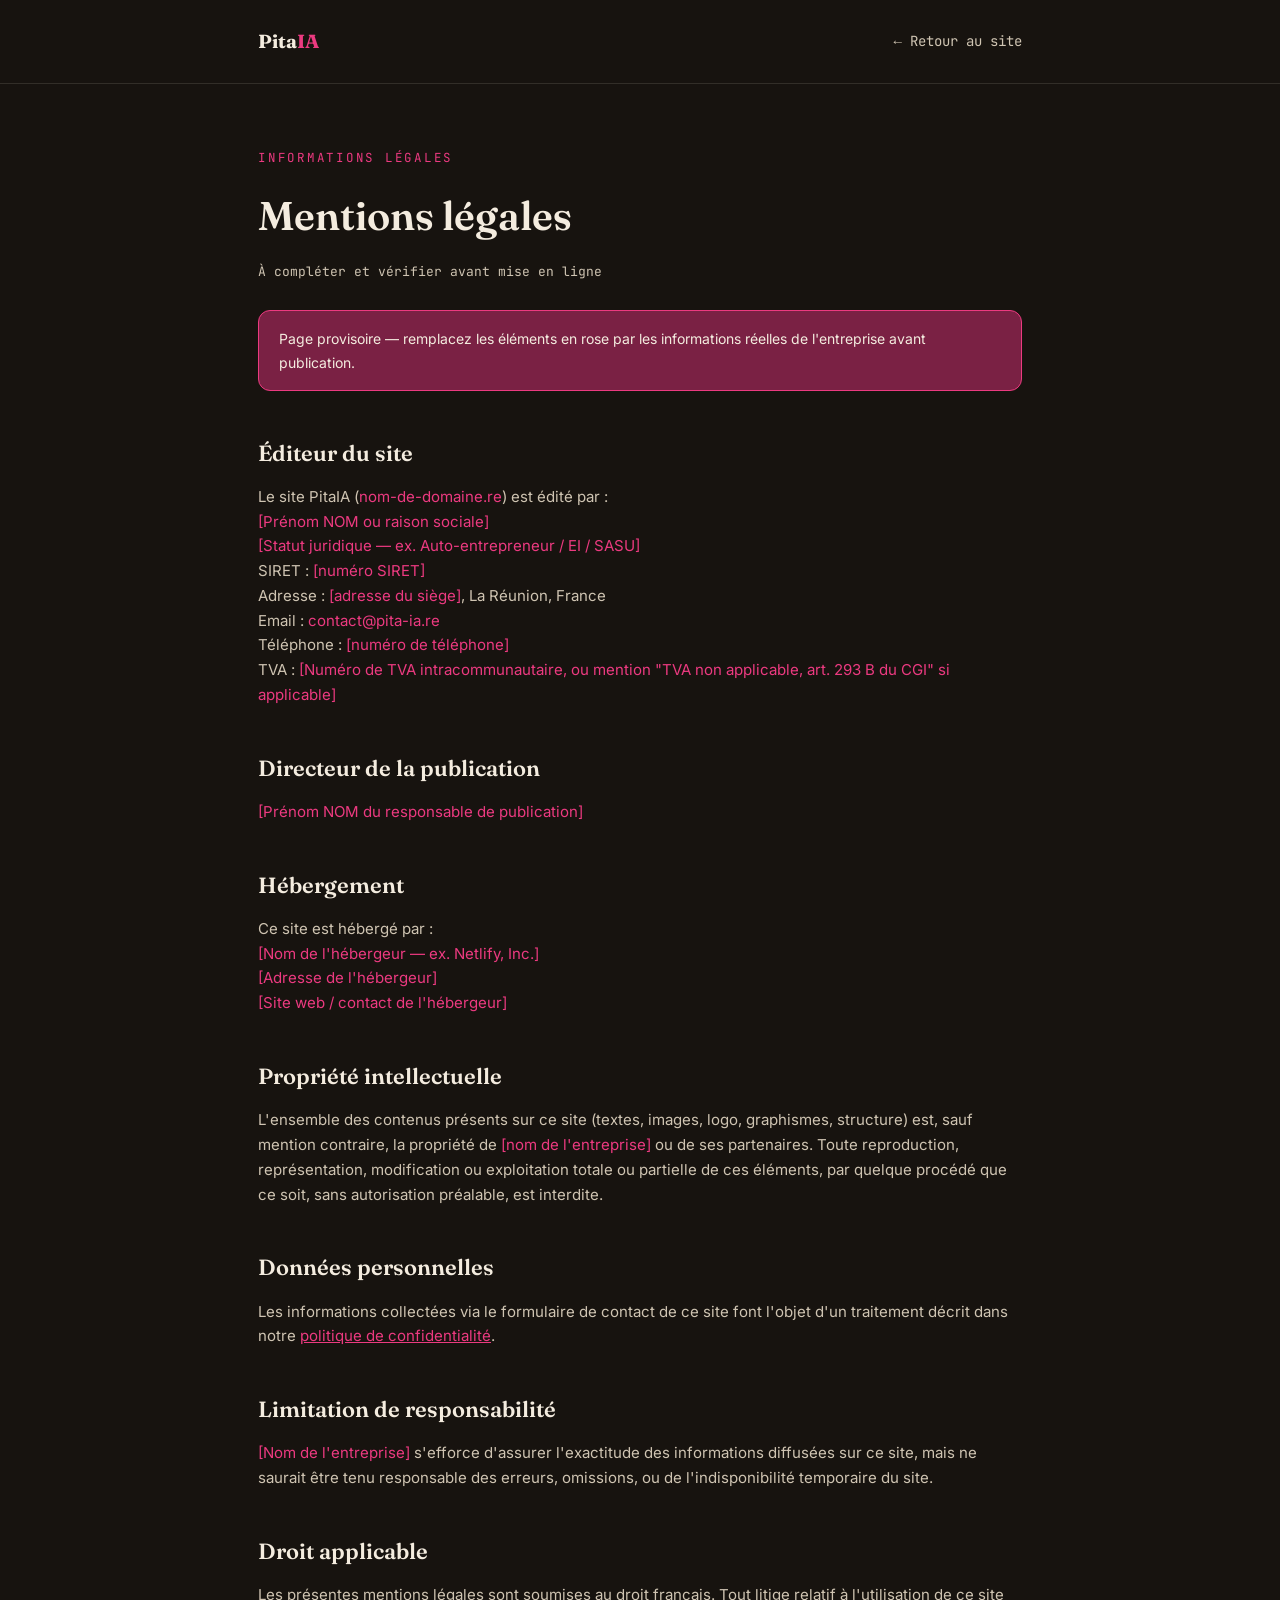
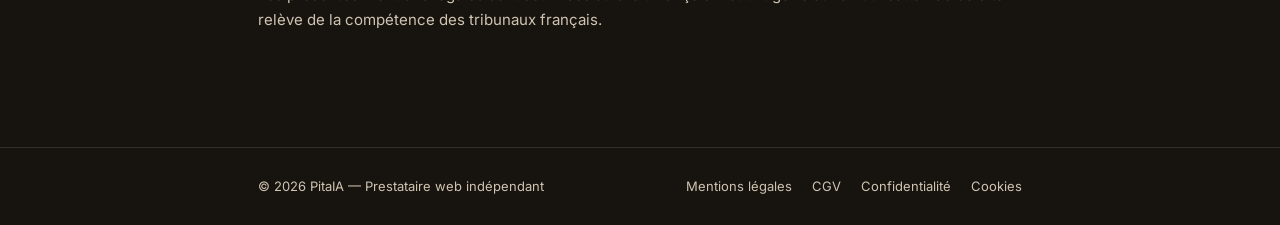
<file: legal/mentions-legales.html>
<!DOCTYPE html>
<html lang="fr">
<head>
<meta charset="UTF-8">
<meta name="viewport" content="width=device-width, initial-scale=1.0">
<title>Mentions légales — Pita IA</title>
<link rel="stylesheet" href="legal-shared.css">
</head>
<body>

<header class="legal-top">
  <div class="wrap">
    <a class="logo-mini" href="../">Pita<span>IA</span></a>
    <a class="back-link" href="../">← Retour au site</a>
  </div>
</header>

<main>
  <div class="wrap">
    <div class="eyebrow">Informations légales</div>
    <h1>Mentions légales</h1>
    <div class="updated">À compléter et vérifier avant mise en ligne</div>

    <div class="placeholder-note">
      Page provisoire — remplacez les éléments en <span class="fill">rose</span> par les informations réelles de l'entreprise avant publication.
    </div>

    <div class="legal-content">
      <h2>Éditeur du site</h2>
      <p>
        Le site PitaIA (<span class="fill">nom-de-domaine.re</span>) est édité par :<br>
        <span class="fill">[Prénom NOM ou raison sociale]</span><br>
        <span class="fill">[Statut juridique — ex. Auto-entrepreneur / EI / SASU]</span><br>
        SIRET : <span class="fill">[numéro SIRET]</span><br>
        Adresse : <span class="fill">[adresse du siège]</span>, La Réunion, France<br>
        Email : <span class="fill">contact@pita-ia.re</span><br>
        Téléphone : <span class="fill">[numéro de téléphone]</span><br>
        TVA : <span class="fill">[Numéro de TVA intracommunautaire, ou mention "TVA non applicable, art. 293 B du CGI" si applicable]</span>
      </p>

      <h2>Directeur de la publication</h2>
      <p><span class="fill">[Prénom NOM du responsable de publication]</span></p>

      <h2>Hébergement</h2>
      <p>
        Ce site est hébergé par :<br>
        <span class="fill">[Nom de l'hébergeur — ex. Netlify, Inc.]</span><br>
        <span class="fill">[Adresse de l'hébergeur]</span><br>
        <span class="fill">[Site web / contact de l'hébergeur]</span>
      </p>

      <h2>Propriété intellectuelle</h2>
      <p>
        L'ensemble des contenus présents sur ce site (textes, images, logo, graphismes, structure) est,
        sauf mention contraire, la propriété de <span class="fill">[nom de l'entreprise]</span> ou de ses partenaires.
        Toute reproduction, représentation, modification ou exploitation totale ou partielle de ces
        éléments, par quelque procédé que ce soit, sans autorisation préalable, est interdite.
      </p>

      <h2>Données personnelles</h2>
      <p>
        Les informations collectées via le formulaire de contact de ce site font l'objet d'un traitement
        décrit dans notre <a href="confidentialite.html">politique de confidentialité</a>.
      </p>

      <h2>Limitation de responsabilité</h2>
      <p>
        <span class="fill">[Nom de l'entreprise]</span> s'efforce d'assurer l'exactitude des informations
        diffusées sur ce site, mais ne saurait être tenu responsable des erreurs, omissions, ou
        de l'indisponibilité temporaire du site.
      </p>

      <h2>Droit applicable</h2>
      <p>
        Les présentes mentions légales sont soumises au droit français. Tout litige relatif à
        l'utilisation de ce site relève de la compétence des tribunaux français.
      </p>
    </div>
  </div>
</main>

<footer class="legal-foot">
  <div class="wrap">
    <div>© 2026 PitaIA — Prestataire web indépendant</div>
    <div>
      <a href="mentions-legales.html">Mentions légales</a>
      <a href="cgv.html">CGV</a>
      <a href="confidentialite.html">Confidentialité</a>
      <a href="cookies.html">Cookies</a>
    </div>
  </div>
</footer>

</body>
</html>
</file>
<file: legal/legal-shared.css>
@font-face{
  font-family: 'Fraunces';
  font-style: normal;
  font-weight: 100 900;
  font-display: swap;
  src: url('../fonts/fraunces-latin.woff2') format('woff2-variations'), url('../fonts/fraunces-latin.woff2') format('woff2');
}
@font-face{
  font-family: 'Inter';
  font-style: normal;
  font-weight: 100 900;
  font-display: swap;
  src: url('../fonts/inter-latin.woff2') format('woff2-variations'), url('../fonts/inter-latin.woff2') format('woff2');
}
@font-face{
  font-family: 'JetBrains Mono';
  font-style: normal;
  font-weight: 100 800;
  font-display: swap;
  src: url('../fonts/jetbrains-mono-latin.woff2') format('woff2-variations'), url('../fonts/jetbrains-mono-latin.woff2') format('woff2');
}

:root{
  --bg: #17130f;
  --card: #221c17;
  --cream: #f4ecdf;
  --cream-dim: #cfc4b2;
  --pink: #ec3a80;
  --pink-dim: #7a2144;
  --line: rgba(244,236,223,0.12);
}

*{box-sizing:border-box; margin:0; padding:0;}

body{
  background: var(--bg);
  color: var(--cream);
  font-family: 'Inter', sans-serif;
  line-height: 1.65;
  -webkit-font-smoothing: antialiased;
}

.wrap{ max-width: 820px; margin: 0 auto; padding: 0 28px; }

header.legal-top{
  border-bottom: 1px solid var(--line);
  padding: 26px 0;
}
header.legal-top .wrap{
  display:flex; align-items:center; justify-content:space-between;
}
.logo-mini{
  font-family:'Fraunces', serif; font-weight:700; font-size:19px;
  color: var(--cream); text-decoration:none;
}
.logo-mini span{ color: var(--pink); }
.back-link{
  color: var(--cream-dim); text-decoration:none; font-size:14px;
  font-family:'JetBrains Mono', monospace;
}
.back-link:hover{ color: var(--cream); }

main{ padding: 64px 0 100px; }

.eyebrow{
  font-family: 'JetBrains Mono', monospace;
  font-size: 12.5px;
  letter-spacing: 0.14em;
  text-transform: uppercase;
  color: var(--pink);
}

h1{
  font-family: 'Fraunces', serif; font-weight: 600;
  font-size: clamp(28px, 4vw, 40px);
  color: var(--cream);
  margin-top: 14px;
}

.updated{
  margin-top: 12px;
  font-size: 13px;
  color: var(--cream-dim);
  font-family:'JetBrains Mono', monospace;
}

.placeholder-note{
  margin-top: 28px;
  background: var(--pink-dim);
  border: 1px solid var(--pink);
  border-radius: 12px;
  padding: 16px 20px;
  font-size: 14px;
  color: var(--cream);
}

.legal-content{ margin-top: 44px; }

.legal-content h2{
  font-family: 'Fraunces', serif; font-weight: 600;
  font-size: 22px;
  color: var(--cream);
  margin-top: 42px;
  margin-bottom: 14px;
}
.legal-content h2:first-child{ margin-top: 0; }

.legal-content p{
  color: var(--cream-dim);
  font-size: 15px;
  margin-bottom: 14px;
}

.legal-content ul{
  margin: 14px 0 14px 22px;
  color: var(--cream-dim);
  font-size: 15px;
}
.legal-content li{ margin-bottom: 8px; }

.legal-content .fill{
  color: var(--pink);
  font-style: normal;
}

.legal-content a{ color: var(--pink); }

footer.legal-foot{
  border-top: 1px solid var(--line);
  padding: 28px 0;
}
footer.legal-foot .wrap{
  display:flex; justify-content:space-between; align-items:center;
  color: var(--cream-dim); font-size: 13px;
  flex-wrap: wrap; gap: 10px;
}
footer.legal-foot a{ color: var(--cream-dim); margin-left: 16px; text-decoration:none; }
footer.legal-foot a:hover{ color: var(--cream); }
</file>
